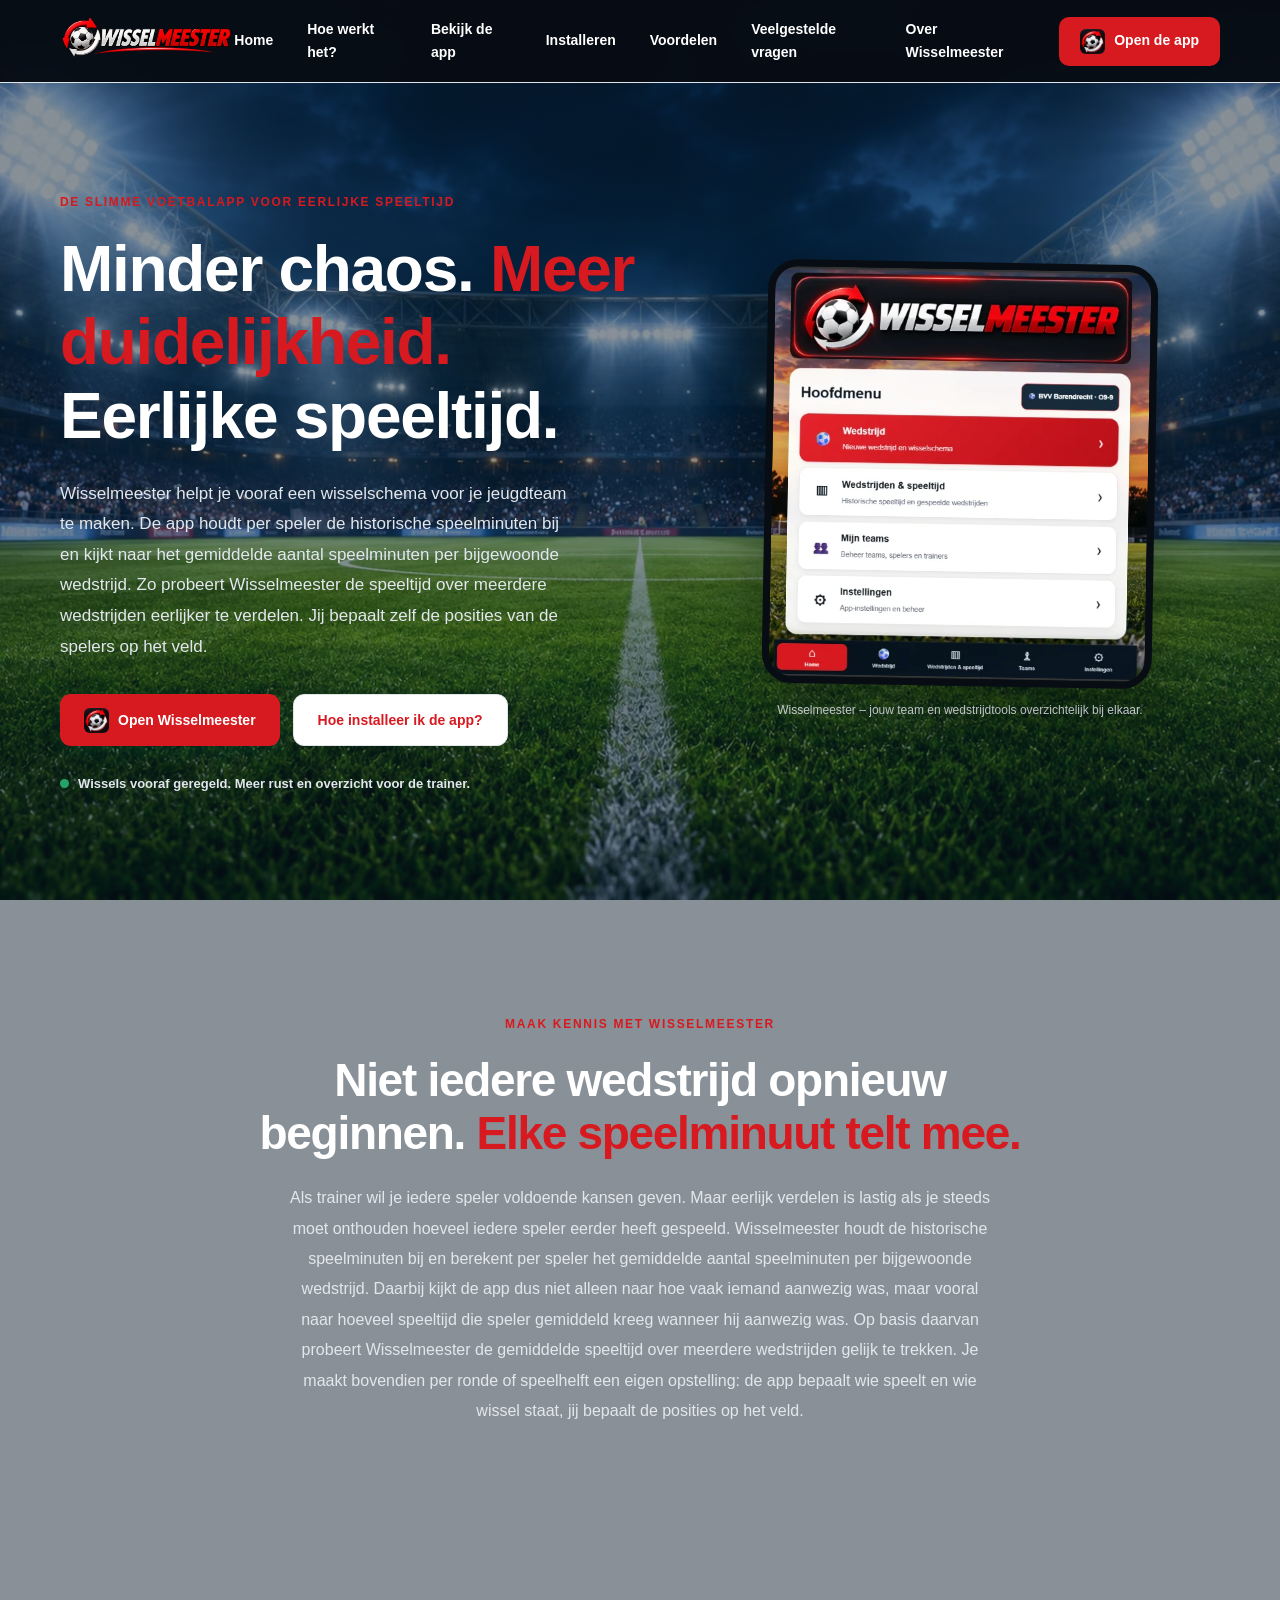
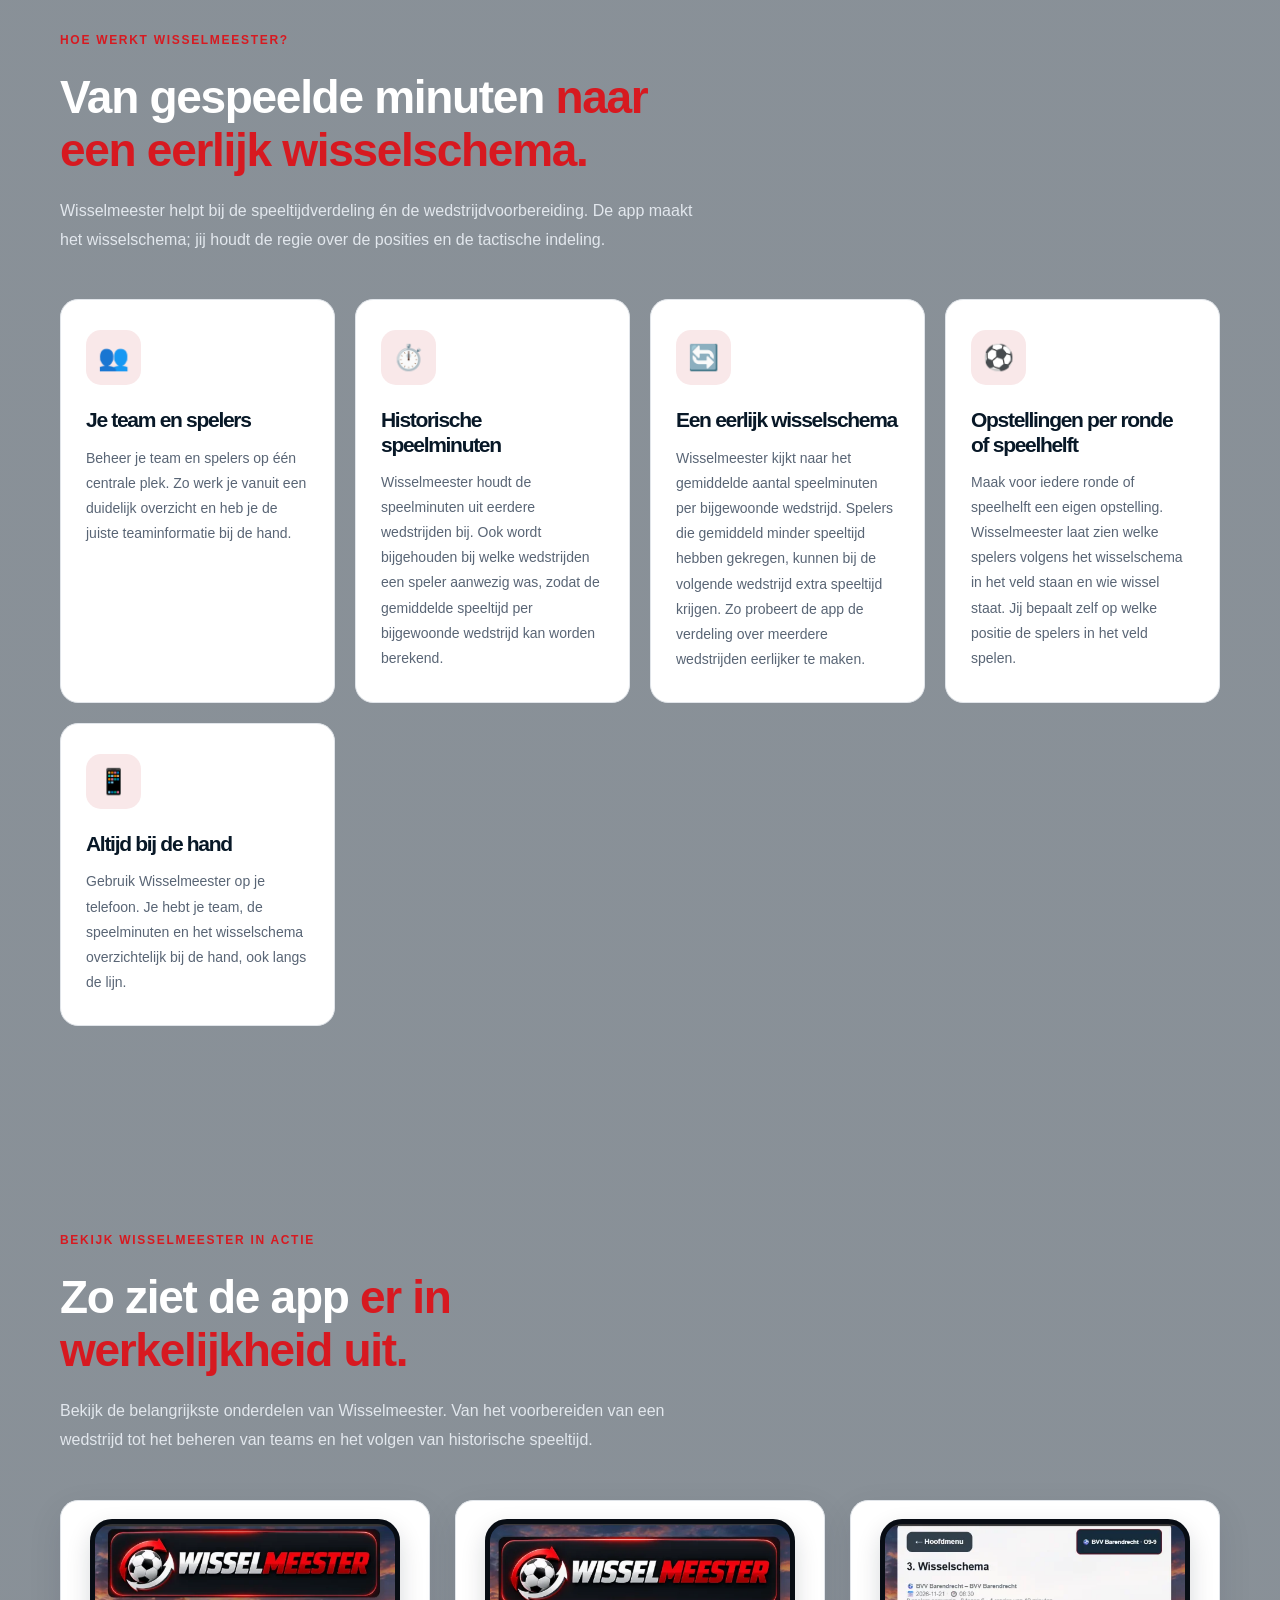
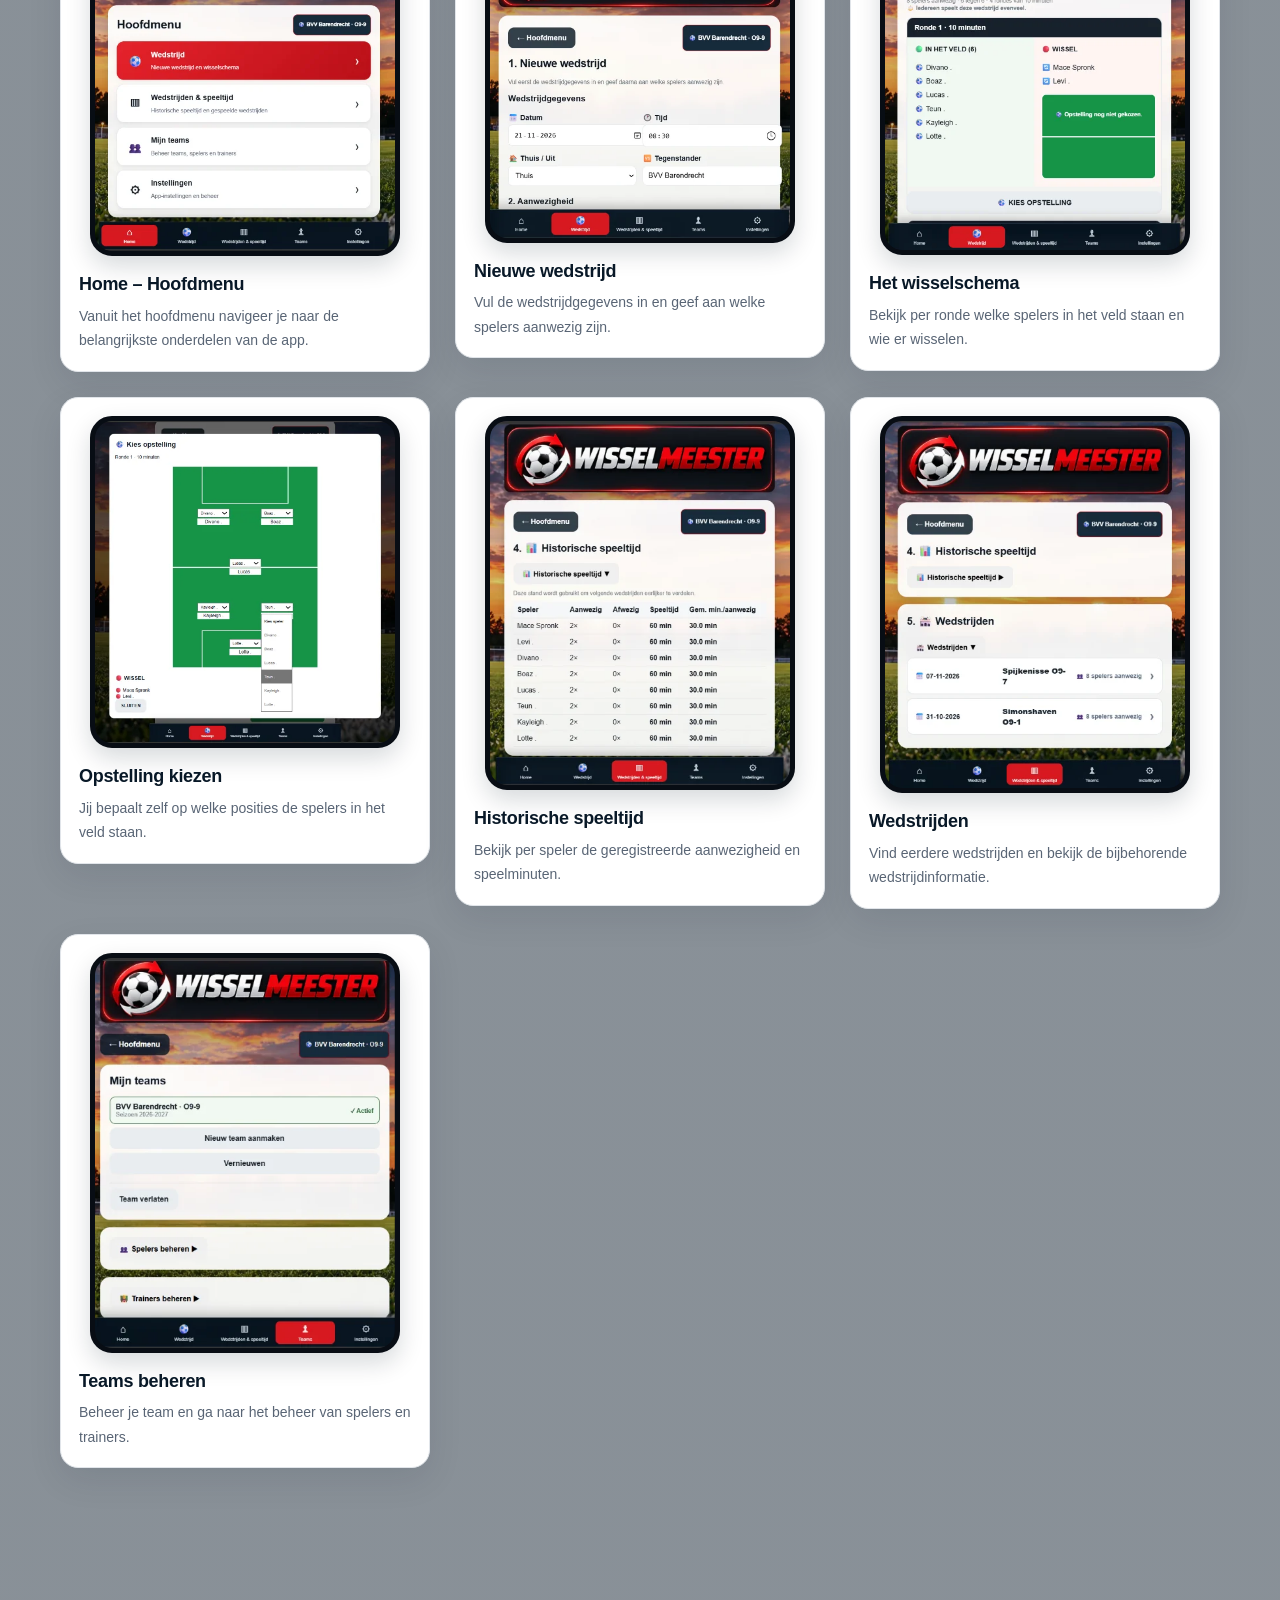
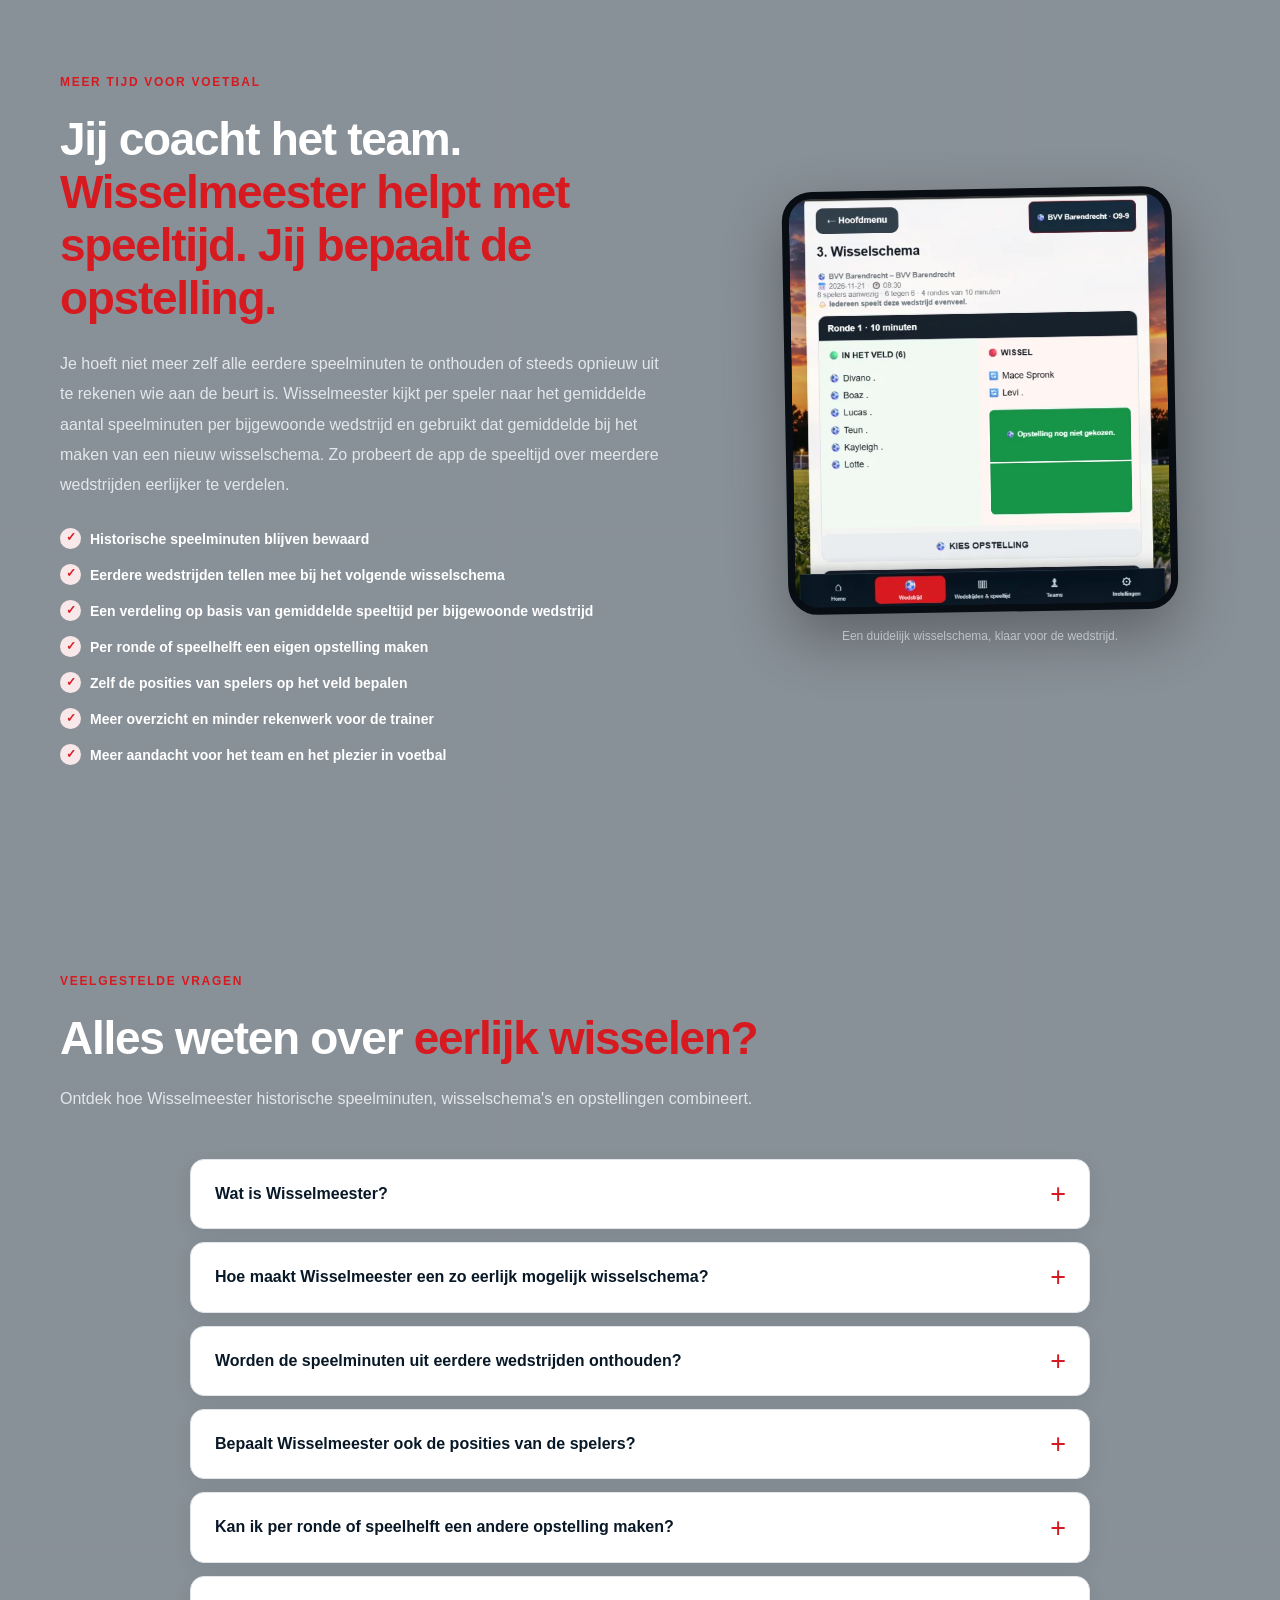
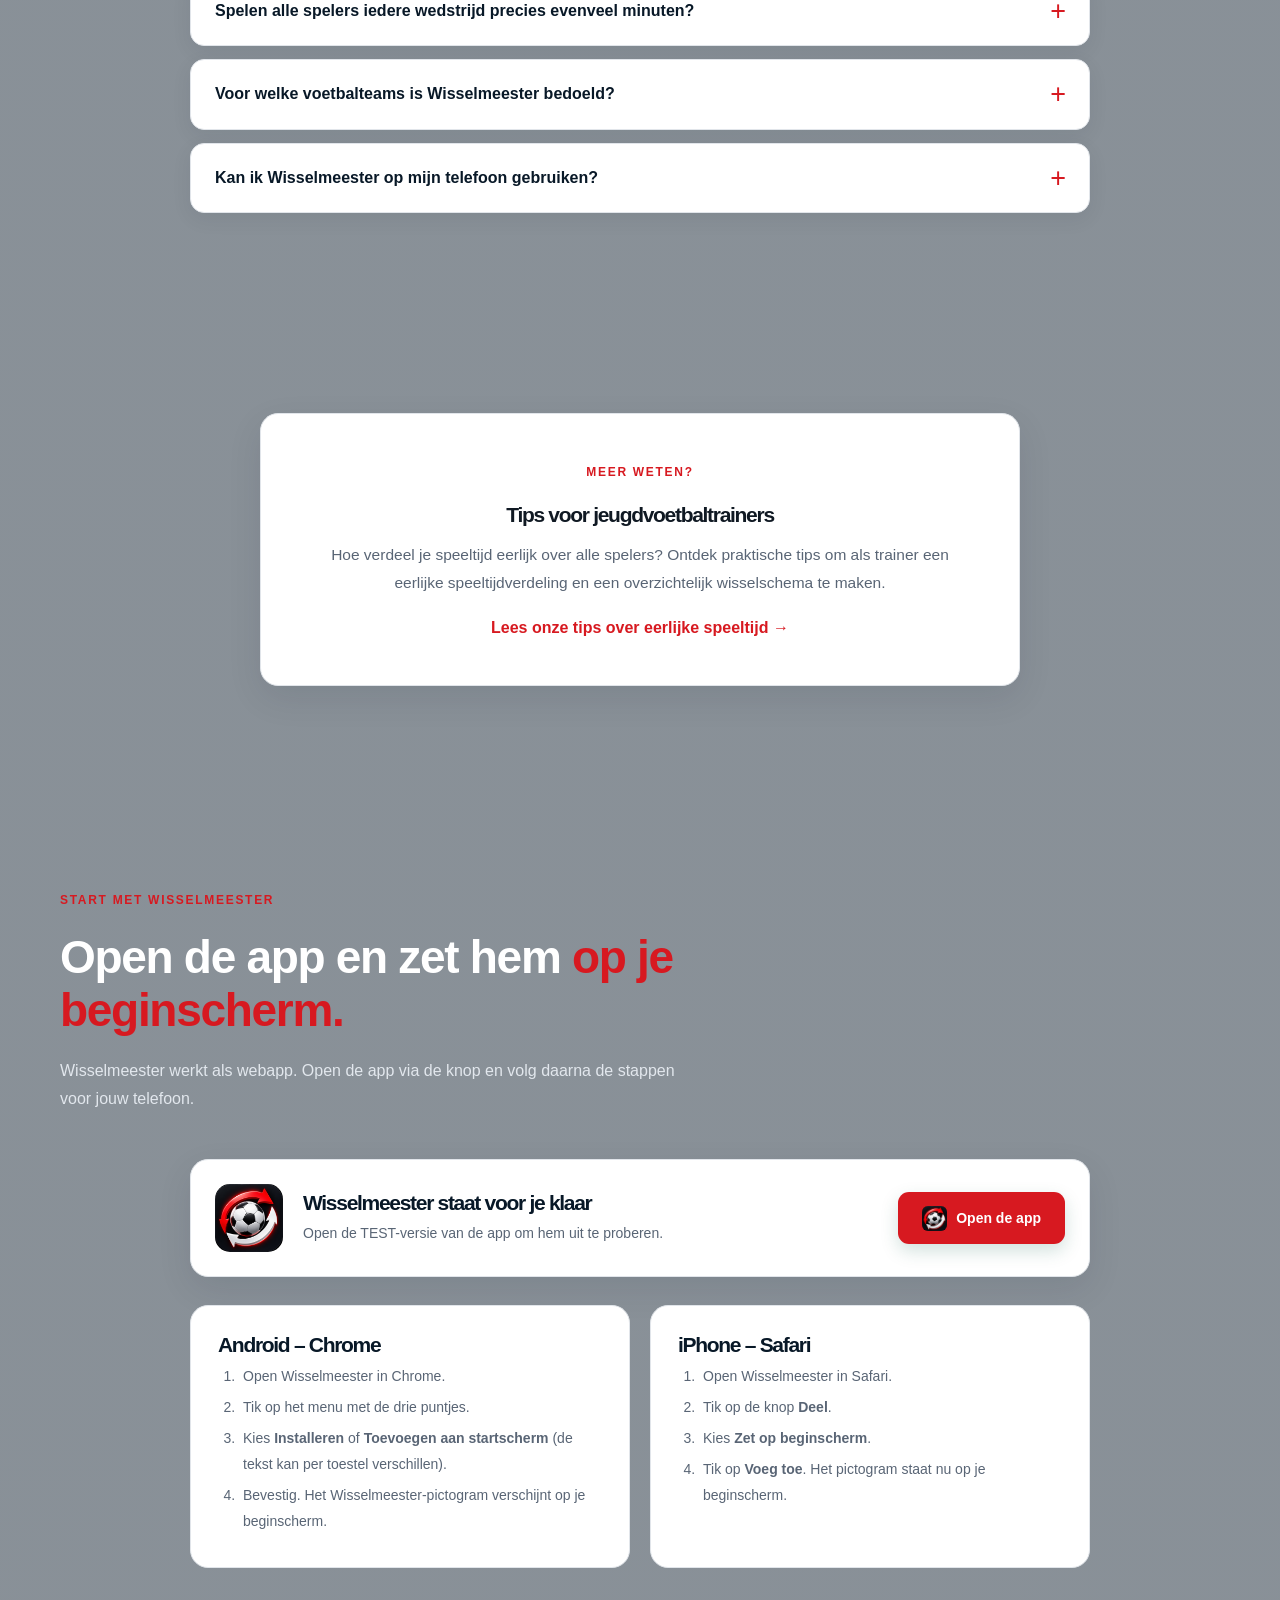
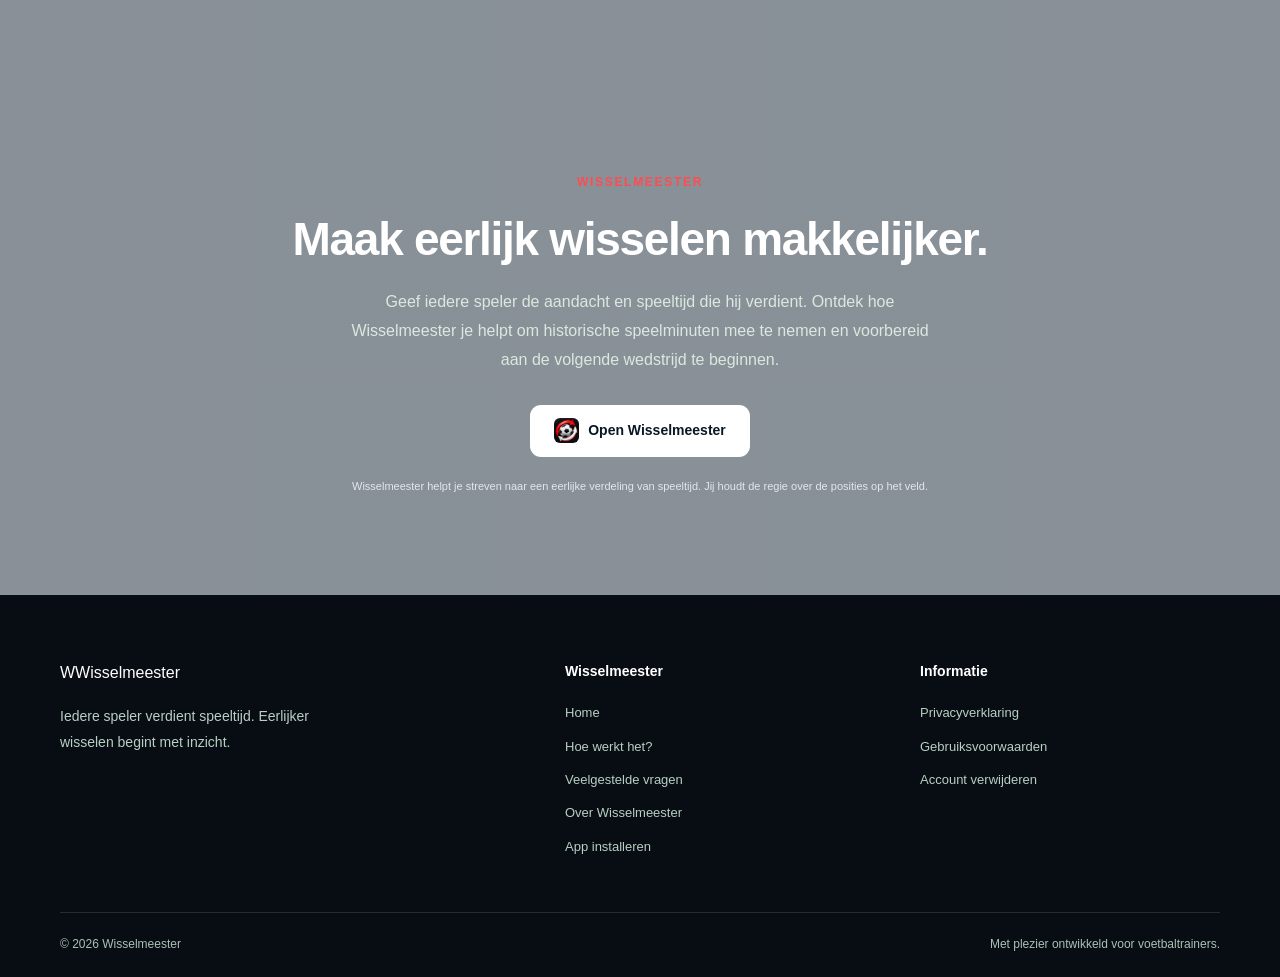
<file: index.html>
<!DOCTYPE html>
<html lang="nl">
<head>
  <meta charset="UTF-8">
  <meta name="viewport" content="width=device-width, initial-scale=1.0">

  <title>Wisselmeester – Wisselschema voetbal &amp; eerlijke speeltijd</title>

  <meta
    name="description"
    content="Maak vooraf een wisselschema voor je jeugdteam. Wisselmeester verdeelt speeltijd op basis van historische minuten en aanwezigheid. Minder chaos, eerlijker wisselen."
  >

  <meta name="theme-color" content="#081827">

  <!-- SEO: canonical URL -->
  <link rel="canonical" href="https://wisselmeester.nl/">

  <!-- SEO: social sharing (Open Graph) -->
  <meta property="og:type" content="website">
  <meta property="og:locale" content="nl_NL">
  <meta property="og:site_name" content="Wisselmeester">
  <meta property="og:title" content="Wisselmeester – Wisselschema voetbal &amp; eerlijke speeltijd">
  <meta
    property="og:description"
    content="Maak vooraf een wisselschema voor je jeugdteam. Wisselmeester kijkt naar de gemiddelde speeltijd per bijgewoonde wedstrijd. Jij bepaalt de posities op het veld."
  >
  <meta property="og:url" content="https://wisselmeester.nl/">
  <meta property="og:image" content="https://wisselmeester.nl/images/wisselmeester-logo.png">

  <!-- SEO: Twitter / X sharing -->
  <meta name="twitter:card" content="summary_large_image">
  <meta name="twitter:title" content="Wisselmeester – Wisselschema voetbal &amp; eerlijke speeltijd">
  <meta
    name="twitter:description"
    content="Maak vooraf een wisselschema voor je jeugdteam. Wisselmeester kijkt naar de gemiddelde speeltijd per bijgewoonde wedstrijd."
  >
  <meta name="twitter:image" content="https://wisselmeester.nl/images/wisselmeester-logo.png">

  <!-- SEO: structured data -->
  <script type="application/ld+json">
  {
    "@context": "https://schema.org",
    "@type": "SoftwareApplication",
    "name": "Wisselmeester",
    "applicationCategory": "SportsApplication",
    "operatingSystem": "Web",
    "url": "https://wisselmeester.nl/",
    "description": "Wisselmeester helpt voetbaltrainers vooraf een wisselschema voor hun jeugdteam te maken. De app kijkt naar de gemiddelde speelminuten per bijgewoonde wedstrijd en probeert de speeltijd over meerdere wedstrijden eerlijker te verdelen. De trainer bepaalt zelf de posities op het veld.",
    "image": "https://wisselmeester.nl/images/wisselmeester-logo.png",
    "inLanguage": "nl"
  }
  </script>

  <link rel="stylesheet" href="style.css">
  <link rel="icon" type="image/png" href="images/icon-512.png">
  <script src="script.js" defer></script>
</head>

<body>

  <!-- NAVIGATIE -->
  <header class="site-header">
    <div class="container nav-container">

      <a href="#" class="brand" aria-label="Wisselmeester home">
        <picture>
          <source srcset="images/wisselmeester-logo-onpage.avif" type="image/avif">
          <source srcset="images/wisselmeester-logo-onpage.webp" type="image/webp">
          <img src="images/wisselmeester-logo.png" alt="Wisselmeester" class="brand-logo">
        </picture>
      </a>

      <button
        class="menu-toggle"
        id="menuToggle"
        aria-label="Menu openen"
        aria-expanded="false"
        aria-controls="mainNav"
      >
        <span></span>
        <span></span>
        <span></span>
      </button>

      <nav class="main-nav" id="mainNav">
        <a href="#home">Home</a>
        <a href="#functies">Hoe werkt het?</a>
        <a href="#app-screenshots">Bekijk de app</a>
        <a href="#installeren">Installeren</a>
        <a href="#voordelen">Voordelen</a>
        <a href="#faq">Veelgestelde vragen</a>
        <a href="#over">Over Wisselmeester</a>
        <a href="https://rcksprnk.github.io/JO9-Wisselmeester-test/" class="nav-button" target="_blank" rel="noopener"><img src="images/icon-512.png" alt="" class="button-logo">Open de app</a>
      </nav>

    </div>
  </header>

  <main>

    <!-- HERO -->
    <section class="hero" id="home">
      <div class="container hero-grid">

        <div class="hero-content">

          <span class="eyebrow">
            DE SLIMME VOETBALAPP VOOR EERLIJKE SPEELTIJD
          </span>

          <h1>
            Minder chaos.
            <span>Meer duidelijkheid.</span>
            Eerlijke speeltijd.
          </h1>

          <p>
            Wisselmeester helpt je vooraf een wisselschema voor je jeugdteam
            te maken. De app houdt per speler de historische speelminuten
            bij en kijkt naar het gemiddelde aantal speelminuten per
            bijgewoonde wedstrijd. Zo probeert Wisselmeester de speeltijd
            over meerdere wedstrijden eerlijker te verdelen. Jij bepaalt
            zelf de posities van de spelers op het veld.
          </p>

          <div class="hero-actions">
            <a href="https://rcksprnk.github.io/JO9-Wisselmeester-test/" class="button button-primary" target="_blank" rel="noopener">
              <img src="images/icon-512.png" alt="" class="button-logo"> Open Wisselmeester
            </a>

            <a href="#installeren" class="button button-secondary">
              Hoe installeer ik de app?
            </a>
          </div>

          <div class="hero-note">
            <span class="status-dot"></span>
            Wissels vooraf geregeld. Meer rust en overzicht voor de trainer.
          </div>

        </div>

        <!-- ECHTE APP-SCREENSHOT -->
        <div class="hero-visual">
          <div class="app-screenshot-frame hero-screenshot-frame">
            <picture>
              <source srcset="images/screenshots/01-home-hoofdmenu.webp" type="image/webp">
              <img
                src="images/screenshots/01-home-hoofdmenu.png"
                alt="Het hoofdmenu van de Wisselmeester voetbalapp"
                class="app-screenshot hero-app-screenshot"
                fetchpriority="high"
              >
            </picture>
          </div>
          <p class="screenshot-caption">Wisselmeester – jouw team en wedstrijdtools overzichtelijk bij elkaar.</p>
        </div>
      </div>
    </section>

    <!-- INTRODUCTIE -->
    <section class="intro section-padding" id="over">
      <div class="container intro-content">

        <span class="eyebrow">MAAK KENNIS MET WISSELMEESTER</span>

        <h2>
          Niet iedere wedstrijd opnieuw beginnen.
          <span>Elke speelminuut telt mee.</span>
        </h2>

        <p>
          Als trainer wil je iedere speler voldoende kansen geven. Maar
          eerlijk verdelen is lastig als je steeds moet onthouden hoeveel
          iedere speler eerder heeft gespeeld. Wisselmeester houdt de
          historische speelminuten bij en berekent per speler het gemiddelde
          aantal speelminuten per bijgewoonde wedstrijd. Daarbij kijkt de app
          dus niet alleen naar hoe vaak iemand aanwezig was, maar vooral naar
          hoeveel speeltijd die speler gemiddeld kreeg wanneer hij aanwezig
          was. Op basis daarvan probeert Wisselmeester de gemiddelde
          speeltijd over meerdere wedstrijden gelijk te trekken.
          Je maakt bovendien per ronde of speelhelft een eigen opstelling:
          de app bepaalt wie speelt en wie wissel staat, jij bepaalt de
          posities op het veld.
        </p>

      </div>
    </section>

    <!-- FUNCTIES -->
    <section class="features section-padding" id="functies">
      <div class="container">

        <div class="section-heading">
          <span class="eyebrow">HOE WERKT WISSELMEESTER?</span>
          <h2>
            Van gespeelde minuten
            <span>naar een eerlijk wisselschema.</span>
          </h2>
          <p>
            Wisselmeester helpt bij de speeltijdverdeling én de
            wedstrijdvoorbereiding. De app maakt het wisselschema;
            jij houdt de regie over de posities en de tactische indeling.
          </p>
        </div>

        <div class="feature-grid">

          <article class="feature-card">
            <div class="feature-icon">👥</div>
            <h3>Je team en spelers</h3>
            <p>
              Beheer je team en spelers op één centrale plek.
              Zo werk je vanuit een duidelijk overzicht en heb je
              de juiste teaminformatie bij de hand.
            </p>
          </article>

          <article class="feature-card">
            <div class="feature-icon">⏱️</div>
            <h3>Historische speelminuten</h3>
            <p>
              Wisselmeester houdt de speelminuten uit eerdere wedstrijden
              bij. Ook wordt bijgehouden bij welke wedstrijden een speler
              aanwezig was, zodat de gemiddelde speeltijd per bijgewoonde
              wedstrijd kan worden berekend.
            </p>
          </article>

          <article class="feature-card">
            <div class="feature-icon">🔄</div>
            <h3>Een eerlijk wisselschema</h3>
            <p>
              Wisselmeester kijkt naar het gemiddelde aantal speelminuten
              per bijgewoonde wedstrijd. Spelers die gemiddeld minder
              speeltijd hebben gekregen, kunnen bij de volgende wedstrijd
              extra speeltijd krijgen. Zo probeert de app de verdeling
              over meerdere wedstrijden eerlijker te maken.
            </p>
          </article>

          <article class="feature-card">
            <div class="feature-icon">⚽</div>
            <h3>Opstellingen per ronde of speelhelft</h3>
            <p>
              Maak voor iedere ronde of speelhelft een eigen opstelling.
              Wisselmeester laat zien welke spelers volgens het wisselschema
              in het veld staan en wie wissel staat. Jij bepaalt zelf op
              welke positie de spelers in het veld spelen.
            </p>
          </article>

          <article class="feature-card">
            <div class="feature-icon">📱</div>
            <h3>Altijd bij de hand</h3>
            <p>
              Gebruik Wisselmeester op je telefoon. Je hebt je team,
              de speelminuten en het wisselschema overzichtelijk bij
              de hand, ook langs de lijn.
            </p>
          </article>

        </div>

      </div>
    </section>

    <!-- ECHTE SCREENSHOTS VAN DE APP -->
    <section class="app-screenshots section-padding" id="app-screenshots">
      <div class="container">
        <div class="section-heading">
          <span class="eyebrow">BEKIJK WISSELMEESTER IN ACTIE</span>
          <h2>
            Zo ziet de app
            <span>er in werkelijkheid uit.</span>
          </h2>
          <p>
            Bekijk de belangrijkste onderdelen van Wisselmeester.
            Van het voorbereiden van een wedstrijd tot het beheren
            van teams en het volgen van historische speeltijd.
          </p>
        </div>

        <div class="app-screenshot-grid">
          <article class="app-screenshot-card">
            <div class="app-screenshot-card-image">
              <picture>
                <source srcset="images/screenshots/01-home-hoofdmenu.webp" type="image/webp">
                <img src="images/screenshots/01-home-hoofdmenu.png" alt="Screenshot van het hoofdmenu van Wisselmeester" loading="lazy">
              </picture>
            </div>
            <h3>Home – Hoofdmenu</h3>
            <p>Vanuit het hoofdmenu navigeer je naar de belangrijkste onderdelen van de app.</p>
          </article>

          <article class="app-screenshot-card">
            <div class="app-screenshot-card-image">
              <picture>
                <source srcset="images/screenshots/02-nieuwe-wedstrijd.webp" type="image/webp">
                <img src="images/screenshots/02-nieuwe-wedstrijd.png" alt="Screenshot van het invoeren van een nieuwe wedstrijd" loading="lazy">
              </picture>
            </div>
            <h3>Nieuwe wedstrijd</h3>
            <p>Vul de wedstrijdgegevens in en geef aan welke spelers aanwezig zijn.</p>
          </article>

          <article class="app-screenshot-card">
            <div class="app-screenshot-card-image">
              <picture>
                <source srcset="images/screenshots/03-wisselschema.webp" type="image/webp">
                <img src="images/screenshots/03-wisselschema.png" alt="Screenshot van het gegenereerde wisselschema" loading="lazy">
              </picture>
            </div>
            <h3>Het wisselschema</h3>
            <p>Bekijk per ronde welke spelers in het veld staan en wie er wisselen.</p>
          </article>

          <article class="app-screenshot-card">
            <div class="app-screenshot-card-image">
              <picture>
                <source srcset="images/screenshots/04-opstelling.webp" type="image/webp">
                <img src="images/screenshots/04-opstelling.png" alt="Screenshot van het kiezen van de spelersposities op het voetbalveld" loading="lazy">
              </picture>
            </div>
            <h3>Opstelling kiezen</h3>
            <p>Jij bepaalt zelf op welke posities de spelers in het veld staan.</p>
          </article>

          <article class="app-screenshot-card">
            <div class="app-screenshot-card-image">
              <picture>
                <source srcset="images/screenshots/05-historische-speeltijd.webp" type="image/webp">
                <img src="images/screenshots/05-historische-speeltijd.png" alt="Screenshot van het overzicht met historische speeltijd" loading="lazy">
              </picture>
            </div>
            <h3>Historische speeltijd</h3>
            <p>Bekijk per speler de geregistreerde aanwezigheid en speelminuten.</p>
          </article>

          <article class="app-screenshot-card">
            <div class="app-screenshot-card-image">
              <picture>
                <source srcset="images/screenshots/06-wedstrijden.webp" type="image/webp">
                <img src="images/screenshots/06-wedstrijden.png" alt="Screenshot van het overzicht met gespeelde wedstrijden" loading="lazy">
              </picture>
            </div>
            <h3>Wedstrijden</h3>
            <p>Vind eerdere wedstrijden en bekijk de bijbehorende wedstrijdinformatie.</p>
          </article>

          <article class="app-screenshot-card">
            <div class="app-screenshot-card-image">
              <picture>
                <source srcset="images/screenshots/07-teams.webp" type="image/webp">
                <img src="images/screenshots/07-teams.png" alt="Screenshot van het teambeheer in Wisselmeester" loading="lazy">
              </picture>
            </div>
            <h3>Teams beheren</h3>
            <p>Beheer je team en ga naar het beheer van spelers en trainers.</p>
          </article>
        </div>
      </div>
    </section>

        <!-- VOORDELEN -->
    <section class="benefits section-padding" id="voordelen">
      <div class="container benefits-grid">

        <div class="benefits-content">
          <span class="eyebrow">MEER TIJD VOOR VOETBAL</span>

          <h2>
            Jij coacht het team.
            <span>Wisselmeester helpt met speeltijd. Jij bepaalt de opstelling.</span>
          </h2>

          <p>
            Je hoeft niet meer zelf alle eerdere speelminuten te onthouden
            of steeds opnieuw uit te rekenen wie aan de beurt is.
            Wisselmeester kijkt per speler naar het gemiddelde aantal
            speelminuten per bijgewoonde wedstrijd en gebruikt dat
            gemiddelde bij het maken van een nieuw wisselschema.
            Zo probeert de app de speeltijd over meerdere wedstrijden
            eerlijker te verdelen.
          </p>

          <ul class="benefit-list">
            <li>Historische speelminuten blijven bewaard</li>
            <li>Eerdere wedstrijden tellen mee bij het volgende wisselschema</li>
            <li>Een verdeling op basis van gemiddelde speeltijd per bijgewoonde wedstrijd</li>
            <li>Per ronde of speelhelft een eigen opstelling maken</li>
            <li>Zelf de posities van spelers op het veld bepalen</li>
            <li>Meer overzicht en minder rekenwerk voor de trainer</li>
            <li>Meer aandacht voor het team en het plezier in voetbal</li>
          </ul>
        </div>

        <div class="benefits-visual">
          <div class="app-screenshot-frame benefits-screenshot-frame">
            <picture>
              <source srcset="images/screenshots/03-wisselschema.webp" type="image/webp">
              <img
                src="images/screenshots/03-wisselschema.png"
                alt="Echt screenshot van het wisselschema in Wisselmeester"
                class="app-screenshot benefits-app-screenshot"
                loading="lazy"
              >
            </picture>
          </div>
          <p class="screenshot-caption">Een duidelijk wisselschema, klaar voor de wedstrijd.</p>
        </div>

      </div>
    </section>

    <!-- VEELGESTELDE VRAGEN -->
    <section class="faq section-padding" id="faq">
      <div class="container">

        <div class="section-heading faq-heading">
          <span class="eyebrow">VEELGESTELDE VRAGEN</span>
          <h2>
            Alles weten over
            <span>eerlijk wisselen?</span>
          </h2>
          <p>
            Ontdek hoe Wisselmeester historische speelminuten,
            wisselschema's en opstellingen combineert.
          </p>
        </div>

        <div class="faq-list">

          <details class="faq-item">
            <summary>Wat is Wisselmeester?</summary>
            <div class="faq-answer">
              <p>
                Wisselmeester is een voetbalapp voor trainers. De app houdt
                geregistreerde speelminuten uit eerdere wedstrijden bij en
                gebruikt die historie om een zo eerlijk mogelijk wisselschema
                voor de eerstvolgende wedstrijd te maken.
              </p>
            </div>
          </details>

          <details class="faq-item">
            <summary>Hoe maakt Wisselmeester een zo eerlijk mogelijk wisselschema?</summary>
            <div class="faq-answer">
              <p>
                Wisselmeester berekent per speler het gemiddelde aantal
                speelminuten per bijgewoonde wedstrijd. De app kijkt dus niet
                alleen naar het aantal wedstrijden waarbij iemand aanwezig
                was, maar naar de speeltijd die een speler gemiddeld kreeg
                wanneer hij aanwezig was. Op basis daarvan probeert
                Wisselmeester de gemiddelde speeltijd over meerdere
                wedstrijden gelijk te trekken.
              </p>
            </div>
          </details>

          <details class="faq-item">
            <summary>Worden de speelminuten uit eerdere wedstrijden onthouden?</summary>
            <div class="faq-answer">
              <p>
                Ja. De geregistreerde speelminuten blijven onderdeel van de
                wedstrijdhistorie. Die gegevens worden meegenomen wanneer
                Wisselmeester een wisselschema voor de volgende wedstrijd
                genereert.
              </p>
            </div>
          </details>

          <details class="faq-item">
            <summary>Bepaalt Wisselmeester ook de posities van de spelers?</summary>
            <div class="faq-answer">
              <p>
                Nee. Wisselmeester bepaalt volgens het wisselschema welke
                spelers in het veld staan en wie wissel staat. De trainer
                bepaalt zelf op welke positie de spelers in het veld spelen.
                Jij houdt dus de tactische regie.
              </p>
            </div>
          </details>

          <details class="faq-item">
            <summary>Kan ik per ronde of speelhelft een andere opstelling maken?</summary>
            <div class="faq-answer">
              <p>
                Ja. Je kunt per ronde of speelhelft een eigen opstelling
                samenstellen. Wisselmeester geeft aan welke spelers volgens
                het wisselschema spelen; jij verdeelt die spelers over de
                gewenste posities.
              </p>
            </div>
          </details>

          <details class="faq-item">
            <summary>Spelen alle spelers iedere wedstrijd precies evenveel minuten?</summary>
            <div class="faq-answer">
              <p>
                Nee, niet noodzakelijk. Wisselmeester kijkt per speler naar
                het gemiddelde aantal speelminuten per bijgewoonde wedstrijd.
                Het gaat dus niet simpelweg om wie het vaakst aanwezig was,
                maar om hoeveel speeltijd een speler gemiddeld kreeg wanneer
                hij aanwezig was. Op basis daarvan probeert de app de
                gemiddelde speeltijd over meerdere wedstrijden gelijk te
                trekken. De verdeling kan per wedstrijd verschillen en is
                afhankelijk van de aanwezige spelers en de wedstrijdsituatie.
              </p>
            </div>
          </details>

          <details class="faq-item">
            <summary>Voor welke voetbalteams is Wisselmeester bedoeld?</summary>
            <div class="faq-answer">
              <p>
                Wisselmeester is ontwikkeld voor voetbaltrainers die meer
                overzicht willen bij het organiseren van teams, opstellingen
                en wissels. De app is in het bijzonder relevant voor trainers
                die de speeltijd van hun spelers zo eerlijk mogelijk willen
                verdelen.
              </p>
            </div>
          </details>

          <details class="faq-item">
            <summary>Kan ik Wisselmeester op mijn telefoon gebruiken?</summary>
            <div class="faq-answer">
              <p>
                Ja. Wisselmeester is als webapp te gebruiken op je telefoon.
                Zo kun je je teaminformatie en wisselschema ook langs de lijn
                raadplegen.
              </p>
            </div>
          </details>

        </div>
      </div>
    </section>

    <!-- SEO-ARTIKEL VERWIJZING -->
    <section class="article-pointer section-padding">
      <div class="container">
        <div class="article-pointer-card">
          <span class="eyebrow">MEER WETEN?</span>
          <h3>Tips voor jeugdvoetbaltrainers</h3>
          <p>
            Hoe verdeel je speeltijd eerlijk over alle spelers? Ontdek
            praktische tips om als trainer een eerlijke speeltijdverdeling
            en een overzichtelijk wisselschema te maken.
          </p>
          <a href="eerlijke-speeltijd-verdelen-jeugdvoetbal.html" class="article-pointer-link">
            Lees onze tips over eerlijke speeltijd →
          </a>
        </div>
      </div>
    </section>

    <!-- APP OPENEN EN INSTALLEREN -->
    <section class="install section-padding" id="installeren">
      <div class="container">
        <div class="section-heading">
          <span class="eyebrow">START MET WISSELMEESTER</span>
          <h2>Open de app en zet hem <span>op je beginscherm.</span></h2>
          <p>Wisselmeester werkt als webapp. Open de app via de knop en volg daarna de stappen voor jouw telefoon.</p>
        </div>

        <div class="install-open-card">
          <img src="images/icon-512.png" alt="Wisselmeester app-logo" class="install-logo">
          <div class="install-open-copy">
            <h3>Wisselmeester staat voor je klaar</h3>
            <p>Open de TEST-versie van de app om hem uit te proberen.</p>
          </div>
          <a href="https://rcksprnk.github.io/JO9-Wisselmeester-test/" class="button button-primary" target="_blank" rel="noopener"><img src="images/icon-512.png" alt="" class="button-logo"> Open de app</a>
        </div>

        <div class="install-steps">
          <article class="install-step">
            <h3>Android – Chrome</h3>
            <ol>
              <li>Open Wisselmeester in Chrome.</li>
              <li>Tik op het menu met de drie puntjes.</li>
              <li>Kies <strong>Installeren</strong> of <strong>Toevoegen aan startscherm</strong> (de tekst kan per toestel verschillen).</li>
              <li>Bevestig. Het Wisselmeester-pictogram verschijnt op je beginscherm.</li>
            </ol>
          </article>
          <article class="install-step">
            <h3>iPhone – Safari</h3>
            <ol>
              <li>Open Wisselmeester in Safari.</li>
              <li>Tik op de knop <strong>Deel</strong>.</li>
              <li>Kies <strong>Zet op beginscherm</strong>.</li>
              <li>Tik op <strong>Voeg toe</strong>. Het pictogram staat nu op je beginscherm.</li>
            </ol>
          </article>
        </div>
      </div>
    </section>

    <!-- CTA -->
    <section class="cta section-padding" id="contact">
      <div class="container cta-content">

        <span class="eyebrow">WISSELMEESTER</span>

        <h2>
          Maak eerlijk wisselen
          makkelijker.
        </h2>

        <p>
          Geef iedere speler de aandacht en speeltijd die hij verdient.
          Ontdek hoe Wisselmeester je helpt om historische speelminuten
          mee te nemen en voorbereid aan de volgende wedstrijd te beginnen.
        </p>

        <a href="https://rcksprnk.github.io/JO9-Wisselmeester-test/" class="button button-light" target="_blank" rel="noopener">
          <img src="images/icon-512.png" alt="" class="button-logo"> Open Wisselmeester
        </a>

        <small>
          Wisselmeester helpt je streven naar een eerlijke verdeling
          van speeltijd. Jij houdt de regie over de posities op het veld.
        </small>

      </div>
    </section>

  </main>

  <!-- FOOTER -->
  <footer class="site-footer">
    <div class="container footer-content">

      <div class="footer-brand">
        <a href="#" class="brand brand-footer">
          <span class="brand-icon">W</span>
          <span>Wisselmeester</span>
        </a>

        <p>
          Iedere speler verdient speeltijd.
          Eerlijker wisselen begint met inzicht.
        </p>
      </div>

      <div class="footer-links">
        <strong>Wisselmeester</strong>
        <a href="#home">Home</a>
        <a href="#functies">Hoe werkt het?</a>
        <a href="#faq">Veelgestelde vragen</a>
        <a href="#over">Over Wisselmeester</a>
        <a href="#installeren">App installeren</a>
      </div>

      <div class="footer-links">
        <strong>Informatie</strong>
        <a href="privacy.html">Privacyverklaring</a>
        <a href="voorwaarden.html">Gebruiksvoorwaarden</a>
        <a href="verwijderen.html">Account verwijderen</a>
      </div>

    </div>

    <div class="container footer-bottom">
      <span>© <span id="currentYear"></span> Wisselmeester</span>
      <span>Met plezier ontwikkeld voor voetbaltrainers.</span>
    </div>
  </footer>

</body>
</html>
</file>
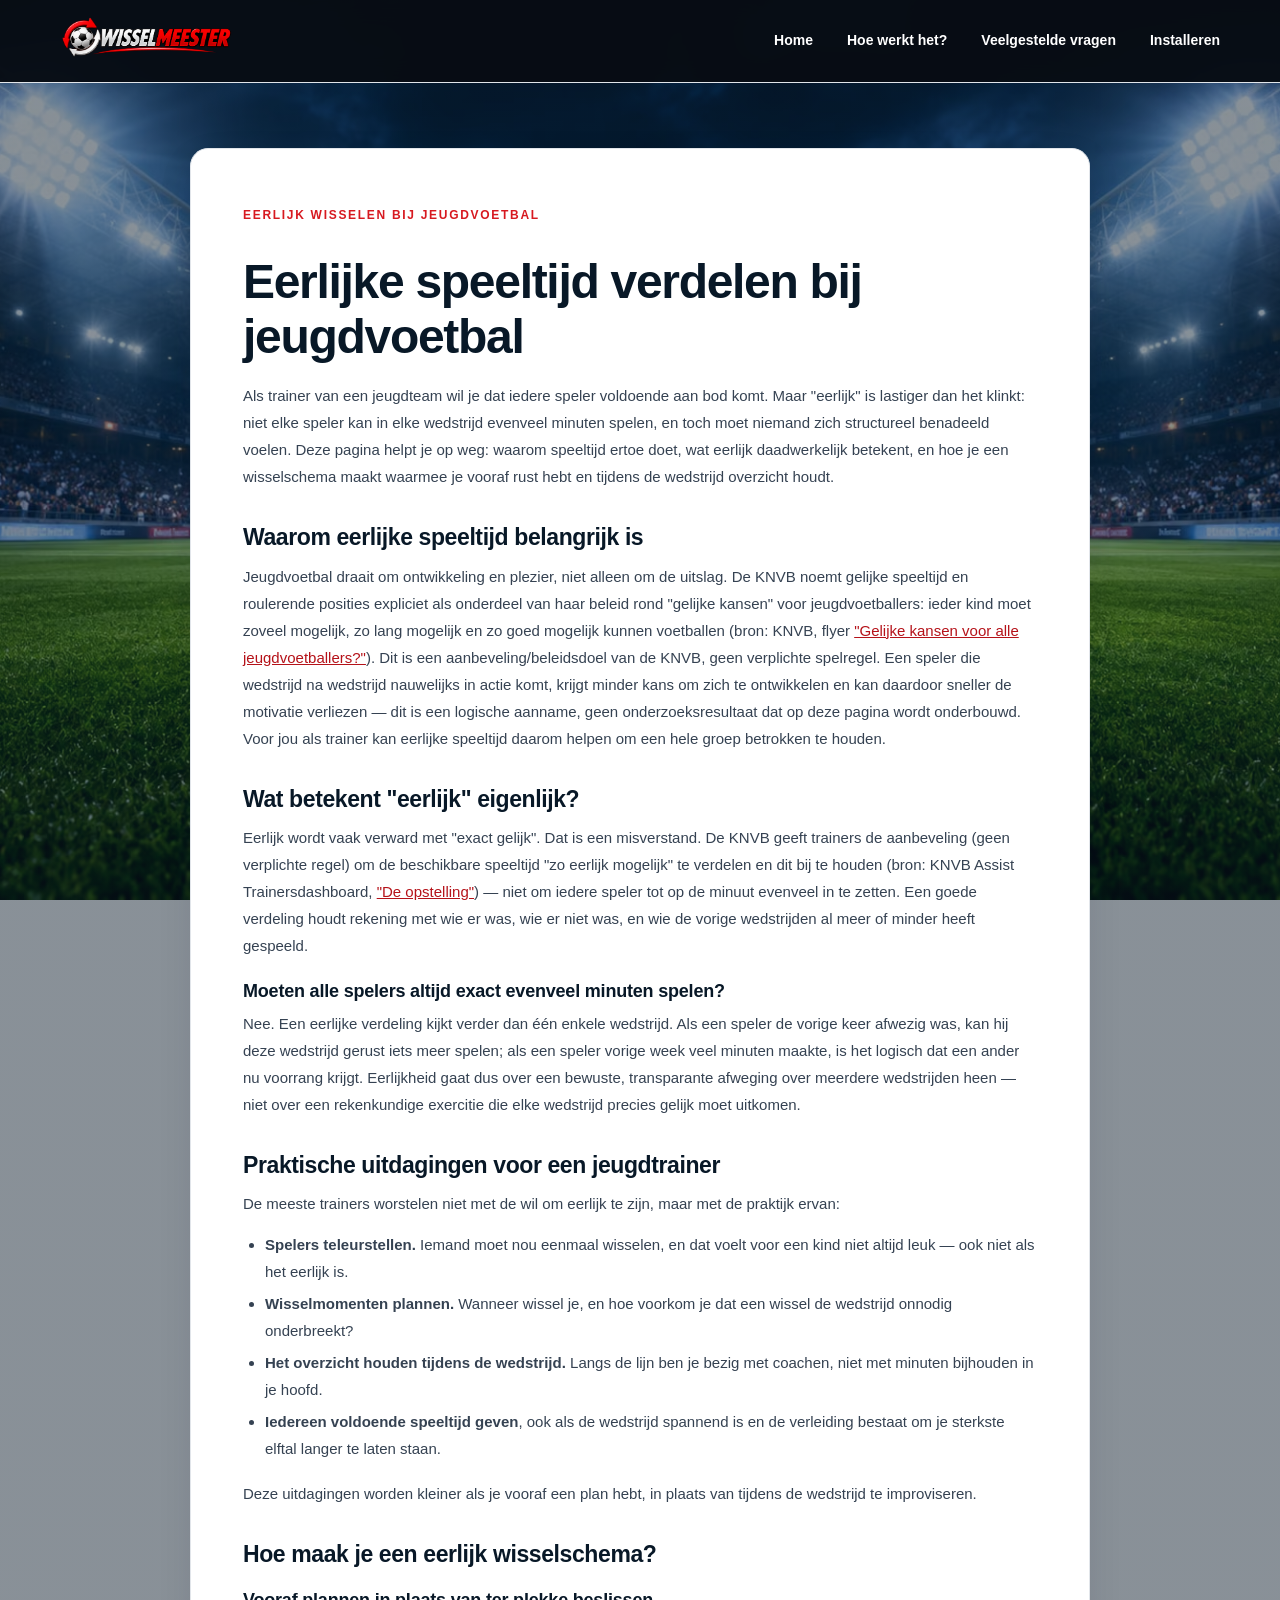
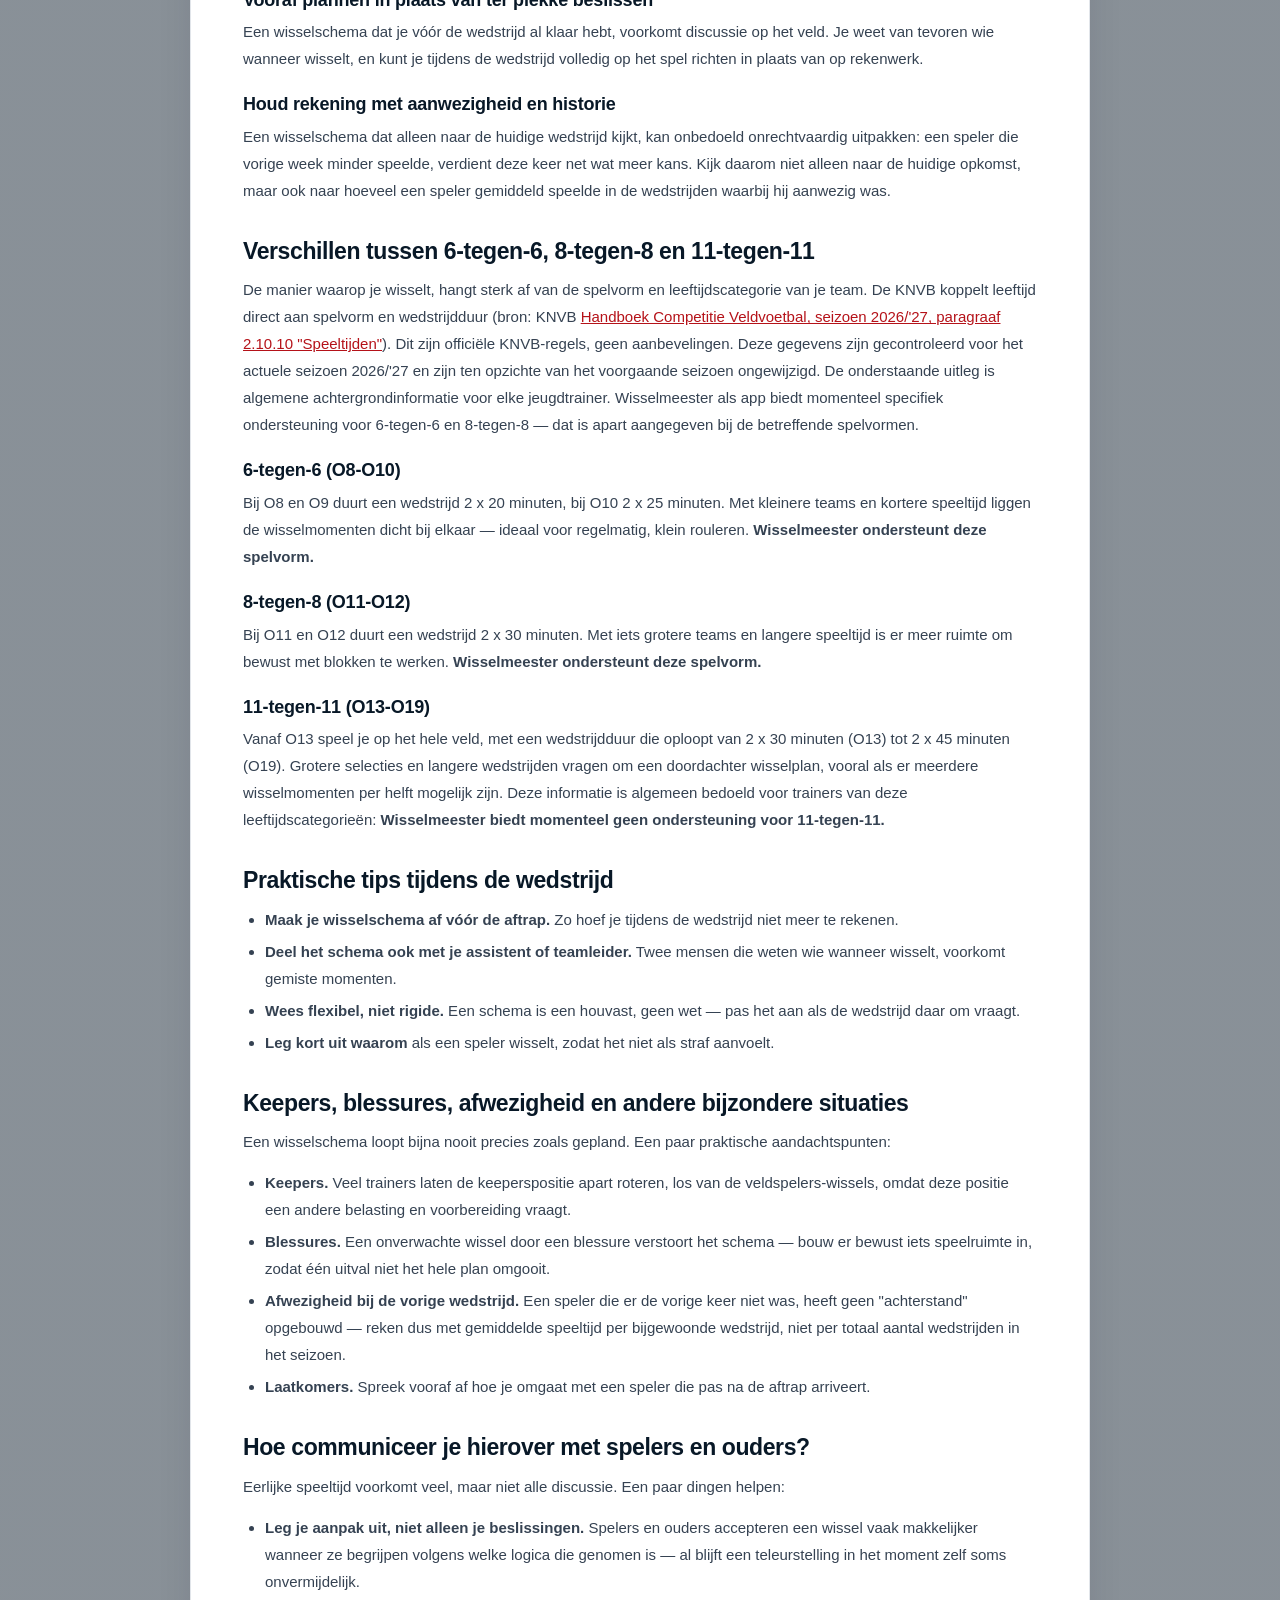
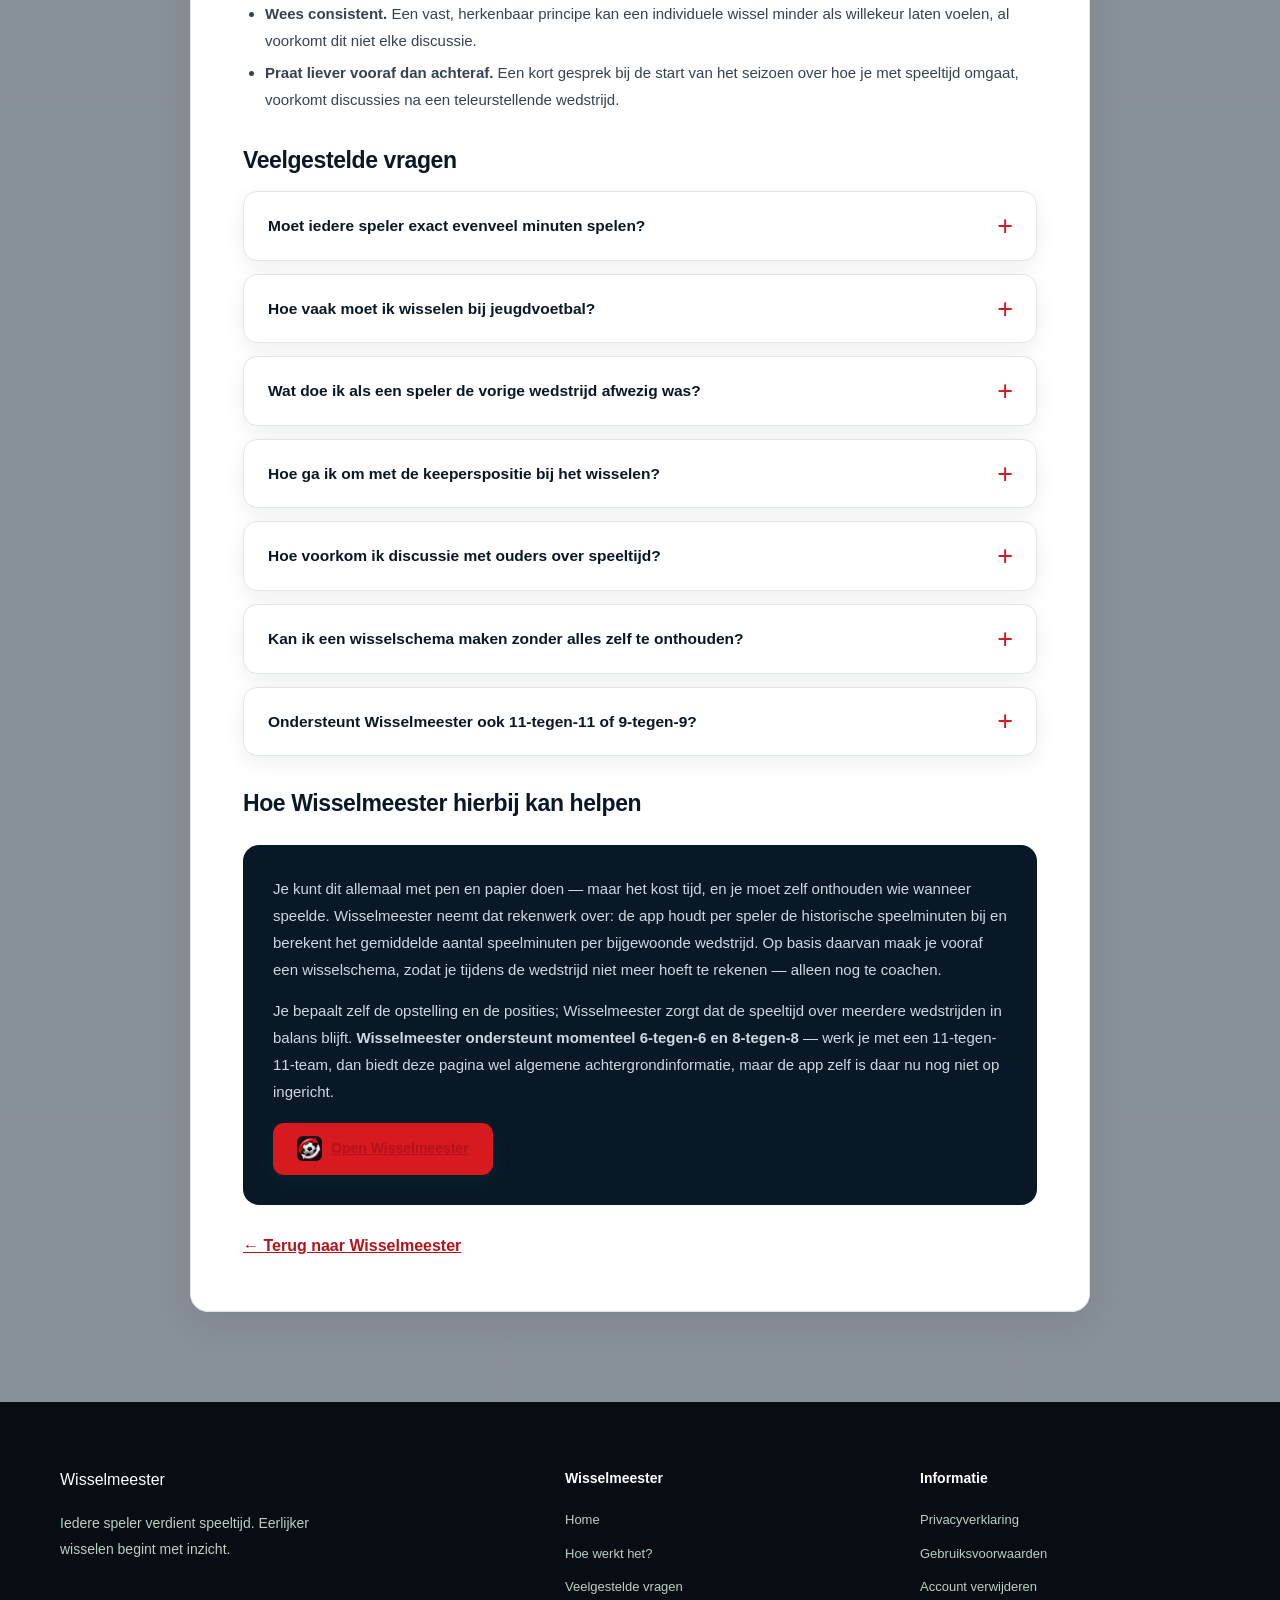
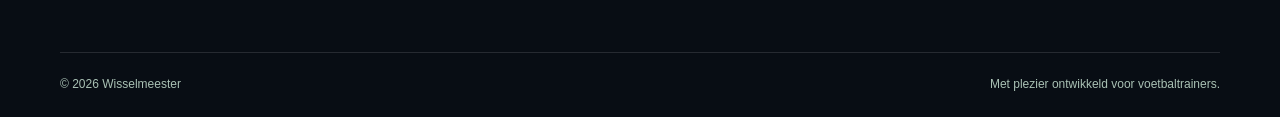
<file: eerlijke-speeltijd-verdelen-jeugdvoetbal.html>
<!DOCTYPE html>
<html lang="nl">
<head>
<meta charset="UTF-8">
<meta name="viewport" content="width=device-width, initial-scale=1.0">
<title>Eerlijke speeltijd verdelen bij jeugdvoetbal | Wisselmeester</title>
<meta name="description" content="Hoe verdeel je speeltijd eerlijk bij jeugdvoetbal? Lees praktische tips en ontdek hoe je een overzichtelijk wisselschema maakt.">
<meta name="theme-color" content="#081827">

<!-- SEO: canonical URL -->
<link rel="canonical" href="https://wisselmeester.nl/eerlijke-speeltijd-verdelen-jeugdvoetbal.html">

<!-- SEO: social sharing (Open Graph) -->
<meta property="og:type" content="article">
<meta property="og:locale" content="nl_NL">
<meta property="og:site_name" content="Wisselmeester">
<meta property="og:title" content="Eerlijke speeltijd verdelen bij jeugdvoetbal | Wisselmeester">
<meta property="og:description" content="Hoe verdeel je speeltijd eerlijk bij jeugdvoetbal? Lees praktische tips en ontdek hoe je een overzichtelijk wisselschema maakt.">
<meta property="og:url" content="https://wisselmeester.nl/eerlijke-speeltijd-verdelen-jeugdvoetbal.html">
<meta property="og:image" content="https://wisselmeester.nl/images/wisselmeester-logo.png">

<!-- SEO: Twitter / X sharing -->
<meta name="twitter:card" content="summary_large_image">
<meta name="twitter:title" content="Eerlijke speeltijd verdelen bij jeugdvoetbal | Wisselmeester">
<meta name="twitter:description" content="Hoe verdeel je speeltijd eerlijk bij jeugdvoetbal? Lees praktische tips en ontdek hoe je een overzichtelijk wisselschema maakt.">
<meta name="twitter:image" content="https://wisselmeester.nl/images/wisselmeester-logo.png">

<!-- SEO: structured data (Article) -->
<script type="application/ld+json">
{
  "@context": "https://schema.org",
  "@type": "Article",
  "headline": "Eerlijke speeltijd verdelen bij jeugdvoetbal",
  "description": "Hoe verdeel je speeltijd eerlijk bij jeugdvoetbal? Praktische uitleg, tips per spelvorm en een eerlijk wisselschema maken.",
  "inLanguage": "nl",
  "url": "https://wisselmeester.nl/eerlijke-speeltijd-verdelen-jeugdvoetbal.html",
  "image": "https://wisselmeester.nl/images/wisselmeester-logo.png",
  "publisher": {
    "@type": "Organization",
    "name": "Wisselmeester",
    "logo": {
      "@type": "ImageObject",
      "url": "https://wisselmeester.nl/images/wisselmeester-logo.png"
    }
  }
}
</script>

<!-- SEO: structured data (FAQPage) -->
<!--
  Toegevoegd als technische hygiëne/voorbereiding voor AI-zoekmachines.
  Geen garantie op een Google rich result: Google heeft FAQ rich results
  voor de meeste reguliere sites uitgefaseerd (zie eerder SEO-onderzoek).
-->
<script type="application/ld+json">
{
  "@context": "https://schema.org",
  "@type": "FAQPage",
  "mainEntity": [
    {
      "@type": "Question",
      "name": "Moet iedere speler exact evenveel minuten spelen?",
      "acceptedAnswer": {
        "@type": "Answer",
        "text": "Nee. Eerlijk betekent dat je bewust en transparant met speeltijd omgaat, niet dat elke speler tot op de minuut evenveel speelt in elke wedstrijd. Houd het gemiddelde over meerdere wedstrijden in balans, in plaats van te focussen op één enkele wedstrijd."
      }
    },
    {
      "@type": "Question",
      "name": "Hoe vaak moet ik wisselen bij jeugdvoetbal?",
      "acceptedAnswer": {
        "@type": "Answer",
        "text": "Dat hangt af van de spelvorm, wedstrijdduur en je selectiegrootte. Bij kortere wedstrijden (zoals bij O8-O10) liggen wisselmomenten logischerwijs dichter bij elkaar dan bij langere wedstrijden vanaf O13. Maak voor elke leeftijdscategorie een eigen afweging op basis van de wedstrijdduur."
      }
    },
    {
      "@type": "Question",
      "name": "Wat doe ik als een speler de vorige wedstrijd afwezig was?",
      "acceptedAnswer": {
        "@type": "Answer",
        "text": "Reken met de gemiddelde speeltijd per bijgewoonde wedstrijd, niet met het totale seizoensgemiddelde. Zo bouwt een afwezige speler geen onterechte 'achterstand' op."
      }
    },
    {
      "@type": "Question",
      "name": "Hoe ga ik om met de keeperspositie bij het wisselen?",
      "acceptedAnswer": {
        "@type": "Answer",
        "text": "Veel trainers laten de keeper apart roteren, los van de veldspelerswissels, omdat deze positie andere eisen stelt. Spreek dit vooraf af, net als bij elke andere positie."
      }
    },
    {
      "@type": "Question",
      "name": "Hoe voorkom ik discussie met ouders over speeltijd?",
      "acceptedAnswer": {
        "@type": "Answer",
        "text": "Leg vooraf uit volgens welke logica je wisselt, en blijf daar consistent in. Dat kan een wissel voor spelers en ouders makkelijker te accepteren maken, ook als de uitkomst in een specifieke wedstrijd niet exact gelijk is — al blijft teleurstelling in het moment zelf soms onvermijdelijk."
      }
    },
    {
      "@type": "Question",
      "name": "Kan ik een wisselschema maken zonder alles zelf te onthouden?",
      "acceptedAnswer": {
        "@type": "Answer",
        "text": "Ja. Een hulpmiddel zoals Wisselmeester houdt de historische speelminuten per speler bij en berekent automatisch het gemiddelde per bijgewoonde wedstrijd, zodat je niet zelf hoeft te onthouden wie wanneer speelde."
      }
    },
    {
      "@type": "Question",
      "name": "Ondersteunt Wisselmeester ook 11-tegen-11 of 9-tegen-9?",
      "acceptedAnswer": {
        "@type": "Answer",
        "text": "Nee, momenteel niet. Wisselmeester biedt op dit moment ondersteuning voor 6-tegen-6 en 8-tegen-8. De algemene informatie op deze pagina over andere spelvormen is bedoeld als achtergrond voor iedere jeugdtrainer, maar wekt bewust geen verwachting dat de app deze spelvormen al ondersteunt."
      }
    }
  ]
}
</script>

<link rel="stylesheet" href="style.css">
<link rel="icon" type="image/png" href="images/icon-512.png">
<style>
.legal-main{padding:65px 0 90px}.legal-card{max-width:900px;margin:auto;padding:clamp(24px,5vw,52px);background:#fff;border:1px solid #e1e5ea;border-radius:18px;box-shadow:0 12px 35px rgba(8,24,39,.09)}
.legal-card h1,.legal-card h2,.legal-card h3{color:#081827}.legal-card h1{font-size:clamp(34px,5vw,48px);margin:8px 0 18px}.legal-card h2{font-size:23px;letter-spacing:-.4px;margin:34px 0 12px}.legal-card h3{font-size:18px;letter-spacing:-.2px;margin:22px 0 8px}.legal-card p,.legal-card li{color:#354252;font-size:15px;line-height:1.8}.legal-card p{margin:0 0 14px}.legal-card ul,.legal-card ol{padding-left:22px;margin:8px 0 18px}.legal-card li{margin:5px 0}.legal-card a{color:#b51219;text-decoration:underline}.legal-meta{color:#596575!important;font-size:13px!important}.legal-notice{padding:16px 18px;margin:22px 0;background:#f9e8e9;border-left:4px solid #d71920;border-radius:8px}.legal-notice p{margin:0}.legal-back{display:inline-flex;margin-top:28px;font-weight:700}
.article-faq-list{display:flex;flex-direction:column;gap:13px;margin:18px 0 10px}
.article-faq-list .faq-item summary{color:#081827;font-size:15.5px;font-weight:700}
.article-faq-list .faq-item .faq-answer p{color:#354252;font-size:15px;line-height:1.8;margin:0}
.article-cta-card{margin-top:28px;padding:clamp(20px,4vw,30px);background:#081827;border-radius:16px;color:#fff}
.article-cta-card p{color:#cfd7e0!important}
.article-cta-card .button{margin-top:4px}
</style>
</head>
<body>
<header class="site-header"><div class="container nav-container">
<a href="index.html" class="brand" aria-label="Wisselmeester home"><img src="images/wisselmeester-logo.png" alt="Wisselmeester" class="brand-logo"></a>
<nav class="main-nav" aria-label="Hoofdnavigatie"><a href="index.html">Home</a><a href="index.html#functies">Hoe werkt het?</a><a href="index.html#faq">Veelgestelde vragen</a><a href="index.html#installeren">Installeren</a></nav>
</div></header>

<main class="legal-main"><div class="container"><article class="legal-card">

<span class="eyebrow">EERLIJK WISSELEN BIJ JEUGDVOETBAL</span>
<h1>Eerlijke speeltijd verdelen bij jeugdvoetbal</h1>

<p>
Als trainer van een jeugdteam wil je dat iedere speler voldoende aan bod
komt. Maar "eerlijk" is lastiger dan het klinkt: niet elke speler kan in
elke wedstrijd evenveel minuten spelen, en toch moet niemand zich
structureel benadeeld voelen. Deze pagina helpt je op weg: waarom
speeltijd ertoe doet, wat eerlijk daadwerkelijk betekent, en hoe je een
wisselschema maakt waarmee je vooraf rust hebt en tijdens de wedstrijd
overzicht houdt.
</p>

<h2>Waarom eerlijke speeltijd belangrijk is</h2>
<p>
Jeugdvoetbal draait om ontwikkeling en plezier, niet alleen om de
uitslag. De KNVB noemt gelijke speeltijd en roulerende posities expliciet
als onderdeel van haar beleid rond "gelijke kansen" voor
jeugdvoetballers: ieder kind moet zoveel mogelijk, zo lang mogelijk en zo
goed mogelijk kunnen voetballen (bron: KNVB, flyer
<a href="https://www.knvb.nl/downloads/bestand/26662/knvb---flyer-gelijke-kansen" target="_blank" rel="noopener">"Gelijke kansen voor alle jeugdvoetballers?"</a>).
Dit is een aanbeveling/beleidsdoel van de KNVB, geen verplichte
spelregel. Een speler die wedstrijd na wedstrijd nauwelijks in actie
komt, krijgt minder kans om zich te ontwikkelen en kan daardoor sneller
de motivatie verliezen — dit is een logische aanname, geen
onderzoeksresultaat dat op deze pagina wordt onderbouwd. Voor jou als
trainer kan eerlijke speeltijd daarom helpen om een hele groep betrokken
te houden.
</p>

<h2>Wat betekent "eerlijk" eigenlijk?</h2>
<p>
Eerlijk wordt vaak verward met "exact gelijk". Dat is een misverstand. De
KNVB geeft trainers de aanbeveling (geen verplichte regel) om de
beschikbare speeltijd "zo eerlijk mogelijk" te verdelen en dit bij te
houden (bron: KNVB Assist Trainersdashboard,
<a href="https://www.knvb.nl/assist/trainersdashboard/kennisbank/5/de-opstelling" target="_blank" rel="noopener">"De opstelling"</a>)
— niet om iedere speler tot op de minuut evenveel in te zetten. Een goede
verdeling houdt rekening met wie er was, wie er niet was, en wie de
vorige wedstrijden al meer of minder heeft gespeeld.
</p>

<h3>Moeten alle spelers altijd exact evenveel minuten spelen?</h3>
<p>
Nee. Een eerlijke verdeling kijkt verder dan één enkele wedstrijd. Als een
speler de vorige keer afwezig was, kan hij deze wedstrijd gerust iets meer
spelen; als een speler vorige week veel minuten maakte, is het logisch
dat een ander nu voorrang krijgt. Eerlijkheid gaat dus over een bewuste,
transparante afweging over meerdere wedstrijden heen — niet over een
rekenkundige exercitie die elke wedstrijd precies gelijk moet uitkomen.
</p>

<h2>Praktische uitdagingen voor een jeugdtrainer</h2>
<p>De meeste trainers worstelen niet met de wil om eerlijk te zijn, maar met de praktijk ervan:</p>
<ul>
<li><strong>Spelers teleurstellen.</strong> Iemand moet nou eenmaal wisselen, en dat voelt voor een kind niet altijd leuk — ook niet als het eerlijk is.</li>
<li><strong>Wisselmomenten plannen.</strong> Wanneer wissel je, en hoe voorkom je dat een wissel de wedstrijd onnodig onderbreekt?</li>
<li><strong>Het overzicht houden tijdens de wedstrijd.</strong> Langs de lijn ben je bezig met coachen, niet met minuten bijhouden in je hoofd.</li>
<li><strong>Iedereen voldoende speeltijd geven</strong>, ook als de wedstrijd spannend is en de verleiding bestaat om je sterkste elftal langer te laten staan.</li>
</ul>
<p>Deze uitdagingen worden kleiner als je vooraf een plan hebt, in plaats van tijdens de wedstrijd te improviseren.</p>

<h2>Hoe maak je een eerlijk wisselschema?</h2>

<h3>Vooraf plannen in plaats van ter plekke beslissen</h3>
<p>
Een wisselschema dat je vóór de wedstrijd al klaar hebt, voorkomt
discussie op het veld. Je weet van tevoren wie wanneer wisselt, en kunt je
tijdens de wedstrijd volledig op het spel richten in plaats van op
rekenwerk.
</p>

<h3>Houd rekening met aanwezigheid en historie</h3>
<p>
Een wisselschema dat alleen naar de huidige wedstrijd kijkt, kan
onbedoeld onrechtvaardig uitpakken: een speler die vorige week minder
speelde, verdient deze keer net wat meer kans. Kijk daarom niet alleen
naar de huidige opkomst, maar ook naar hoeveel een speler gemiddeld
speelde in de wedstrijden waarbij hij aanwezig was.
</p>

<h2>Verschillen tussen 6-tegen-6, 8-tegen-8 en 11-tegen-11</h2>
<p>
De manier waarop je wisselt, hangt sterk af van de spelvorm en
leeftijdscategorie van je team. De KNVB koppelt leeftijd direct aan
spelvorm en wedstrijdduur (bron: KNVB
<a href="https://www.knvb.nl/themas/reglementen-en-besluiten/reglementen-en-besluiten" target="_blank" rel="noopener">Handboek Competitie Veldvoetbal, seizoen 2026/'27, paragraaf 2.10.10 "Speeltijden"</a>).
Dit zijn officiële KNVB-regels, geen aanbevelingen. Deze gegevens zijn
gecontroleerd voor het actuele seizoen 2026/'27 en zijn ten opzichte van
het voorgaande seizoen ongewijzigd. De onderstaande uitleg is algemene
achtergrondinformatie voor elke jeugdtrainer. Wisselmeester als app biedt
momenteel specifiek ondersteuning voor 6-tegen-6 en 8-tegen-8 — dat is
apart aangegeven bij de betreffende spelvormen.
</p>

<h3>6-tegen-6 (O8-O10)</h3>
<p>
Bij O8 en O9 duurt een wedstrijd 2 x 20 minuten, bij O10 2 x 25 minuten.
Met kleinere teams en kortere speeltijd liggen de wisselmomenten dicht
bij elkaar — ideaal voor regelmatig, klein rouleren.
<strong>Wisselmeester ondersteunt deze spelvorm.</strong>
</p>

<h3>8-tegen-8 (O11-O12)</h3>
<p>
Bij O11 en O12 duurt een wedstrijd 2 x 30 minuten. Met iets grotere
teams en langere speeltijd is er meer ruimte om bewust met blokken te
werken. <strong>Wisselmeester ondersteunt deze spelvorm.</strong>
</p>

<h3>11-tegen-11 (O13-O19)</h3>
<p>
Vanaf O13 speel je op het hele veld, met een wedstrijdduur die oploopt
van 2 x 30 minuten (O13) tot 2 x 45 minuten (O19). Grotere selecties en
langere wedstrijden vragen om een doordachter wisselplan, vooral als er
meerdere wisselmomenten per helft mogelijk zijn. Deze informatie is
algemeen bedoeld voor trainers van deze leeftijdscategorieën:
<strong>Wisselmeester biedt momenteel geen ondersteuning voor
11-tegen-11.</strong>
</p>

<h2>Praktische tips tijdens de wedstrijd</h2>
<ul>
<li><strong>Maak je wisselschema af vóór de aftrap.</strong> Zo hoef je tijdens de wedstrijd niet meer te rekenen.</li>
<li><strong>Deel het schema ook met je assistent of teamleider.</strong> Twee mensen die weten wie wanneer wisselt, voorkomt gemiste momenten.</li>
<li><strong>Wees flexibel, niet rigide.</strong> Een schema is een houvast, geen wet — pas het aan als de wedstrijd daar om vraagt.</li>
<li><strong>Leg kort uit waarom</strong> als een speler wisselt, zodat het niet als straf aanvoelt.</li>
</ul>

<h2>Keepers, blessures, afwezigheid en andere bijzondere situaties</h2>
<p>Een wisselschema loopt bijna nooit precies zoals gepland. Een paar praktische aandachtspunten:</p>
<ul>
<li><strong>Keepers.</strong> Veel trainers laten de keeperspositie apart roteren, los van de veldspelers-wissels, omdat deze positie een andere belasting en voorbereiding vraagt.</li>
<li><strong>Blessures.</strong> Een onverwachte wissel door een blessure verstoort het schema — bouw er bewust iets speelruimte in, zodat één uitval niet het hele plan omgooit.</li>
<li><strong>Afwezigheid bij de vorige wedstrijd.</strong> Een speler die er de vorige keer niet was, heeft geen "achterstand" opgebouwd — reken dus met gemiddelde speeltijd per bijgewoonde wedstrijd, niet per totaal aantal wedstrijden in het seizoen.</li>
<li><strong>Laatkomers.</strong> Spreek vooraf af hoe je omgaat met een speler die pas na de aftrap arriveert.</li>
</ul>

<h2>Hoe communiceer je hierover met spelers en ouders?</h2>
<p>Eerlijke speeltijd voorkomt veel, maar niet alle discussie. Een paar dingen helpen:</p>
<ul>
<li><strong>Leg je aanpak uit, niet alleen je beslissingen.</strong> Spelers en ouders accepteren een wissel vaak makkelijker wanneer ze begrijpen volgens welke logica die genomen is — al blijft een teleurstelling in het moment zelf soms onvermijdelijk.</li>
<li><strong>Wees consistent.</strong> Een vast, herkenbaar principe kan een individuele wissel minder als willekeur laten voelen, al voorkomt dit niet elke discussie.</li>
<li><strong>Praat liever vooraf dan achteraf.</strong> Een kort gesprek bij de start van het seizoen over hoe je met speeltijd omgaat, voorkomt discussies na een teleurstellende wedstrijd.</li>
</ul>

<h2>Veelgestelde vragen</h2>
<div class="article-faq-list">

<details class="faq-item">
<summary>Moet iedere speler exact evenveel minuten spelen?</summary>
<div class="faq-answer"><p>Nee. Eerlijk betekent dat je bewust en transparant met speeltijd omgaat, niet dat elke speler tot op de minuut evenveel speelt in elke wedstrijd. Houd het gemiddelde over meerdere wedstrijden in balans, in plaats van te focussen op één enkele wedstrijd.</p></div>
</details>

<details class="faq-item">
<summary>Hoe vaak moet ik wisselen bij jeugdvoetbal?</summary>
<div class="faq-answer"><p>Dat hangt af van de spelvorm, wedstrijdduur en je selectiegrootte. Bij kortere wedstrijden (zoals bij O8-O10) liggen wisselmomenten logischerwijs dichter bij elkaar dan bij langere wedstrijden vanaf O13. Maak voor elke leeftijdscategorie een eigen afweging op basis van de wedstrijdduur.</p></div>
</details>

<details class="faq-item">
<summary>Wat doe ik als een speler de vorige wedstrijd afwezig was?</summary>
<div class="faq-answer"><p>Reken met de gemiddelde speeltijd per bijgewoonde wedstrijd, niet met het totale seizoensgemiddelde. Zo bouwt een afwezige speler geen onterechte "achterstand" op.</p></div>
</details>

<details class="faq-item">
<summary>Hoe ga ik om met de keeperspositie bij het wisselen?</summary>
<div class="faq-answer"><p>Veel trainers laten de keeper apart roteren, los van de veldspelerswissels, omdat deze positie andere eisen stelt. Spreek dit vooraf af, net als bij elke andere positie.</p></div>
</details>

<details class="faq-item">
<summary>Hoe voorkom ik discussie met ouders over speeltijd?</summary>
<div class="faq-answer"><p>Leg vooraf uit volgens welke logica je wisselt, en blijf daar consistent in. Dat kan een wissel voor spelers en ouders makkelijker te accepteren maken, ook als de uitkomst in een specifieke wedstrijd niet exact gelijk is — al blijft teleurstelling in het moment zelf soms onvermijdelijk.</p></div>
</details>

<details class="faq-item">
<summary>Kan ik een wisselschema maken zonder alles zelf te onthouden?</summary>
<div class="faq-answer"><p>Ja. Een hulpmiddel zoals Wisselmeester houdt de historische speelminuten per speler bij en berekent automatisch het gemiddelde per bijgewoonde wedstrijd, zodat je niet zelf hoeft te onthouden wie wanneer speelde.</p></div>
</details>

<details class="faq-item">
<summary>Ondersteunt Wisselmeester ook 11-tegen-11 of 9-tegen-9?</summary>
<div class="faq-answer"><p>Nee, momenteel niet. Wisselmeester biedt op dit moment ondersteuning voor 6-tegen-6 en 8-tegen-8. De algemene informatie op deze pagina over andere spelvormen is bedoeld als achtergrond voor iedere jeugdtrainer, maar wekt bewust geen verwachting dat de app deze spelvormen al ondersteunt.</p></div>
</details>

</div>

<h2>Hoe Wisselmeester hierbij kan helpen</h2>
<div class="article-cta-card">
<p>
Je kunt dit allemaal met pen en papier doen — maar het kost tijd, en je
moet zelf onthouden wie wanneer speelde. Wisselmeester neemt dat
rekenwerk over: de app houdt per speler de historische speelminuten bij
en berekent het gemiddelde aantal speelminuten per bijgewoonde wedstrijd.
Op basis daarvan maak je vooraf een wisselschema, zodat je tijdens de
wedstrijd niet meer hoeft te rekenen — alleen nog te coachen.
</p>
<p>
Je bepaalt zelf de opstelling en de posities; Wisselmeester zorgt dat de
speeltijd over meerdere wedstrijden in balans blijft.
<strong>Wisselmeester ondersteunt momenteel 6-tegen-6 en 8-tegen-8</strong>
— werk je met een 11-tegen-11-team, dan biedt deze pagina wel algemene
achtergrondinformatie, maar de app zelf is daar nu nog niet op ingericht.
</p>
<a href="https://rcksprnk.github.io/JO9-Wisselmeester-test/" class="button button-primary" target="_blank" rel="noopener">
  <img src="images/icon-512.png" alt="" class="button-logo"> Open Wisselmeester
</a>
</div>

<a class="legal-back" href="index.html">← Terug naar Wisselmeester</a>

</article></div></main>

<footer class="site-footer"><div class="container footer-content">
<div class="footer-brand"><a href="index.html" class="brand brand-footer"><span>Wisselmeester</span></a><p>Iedere speler verdient speeltijd. Eerlijker wisselen begint met inzicht.</p></div>
<div class="footer-links"><strong>Wisselmeester</strong><a href="index.html">Home</a><a href="index.html#functies">Hoe werkt het?</a><a href="index.html#faq">Veelgestelde vragen</a></div>
<div class="footer-links"><strong>Informatie</strong><a href="privacy.html">Privacyverklaring</a><a href="voorwaarden.html">Gebruiksvoorwaarden</a><a href="verwijderen.html">Account verwijderen</a></div>
</div><div class="container footer-bottom"><span>© <span id="currentYear"></span> Wisselmeester</span><span>Met plezier ontwikkeld voor voetbaltrainers.</span></div></footer>
<script>document.getElementById("currentYear").textContent = new Date().getFullYear();</script>
</body>
</html>
</file>
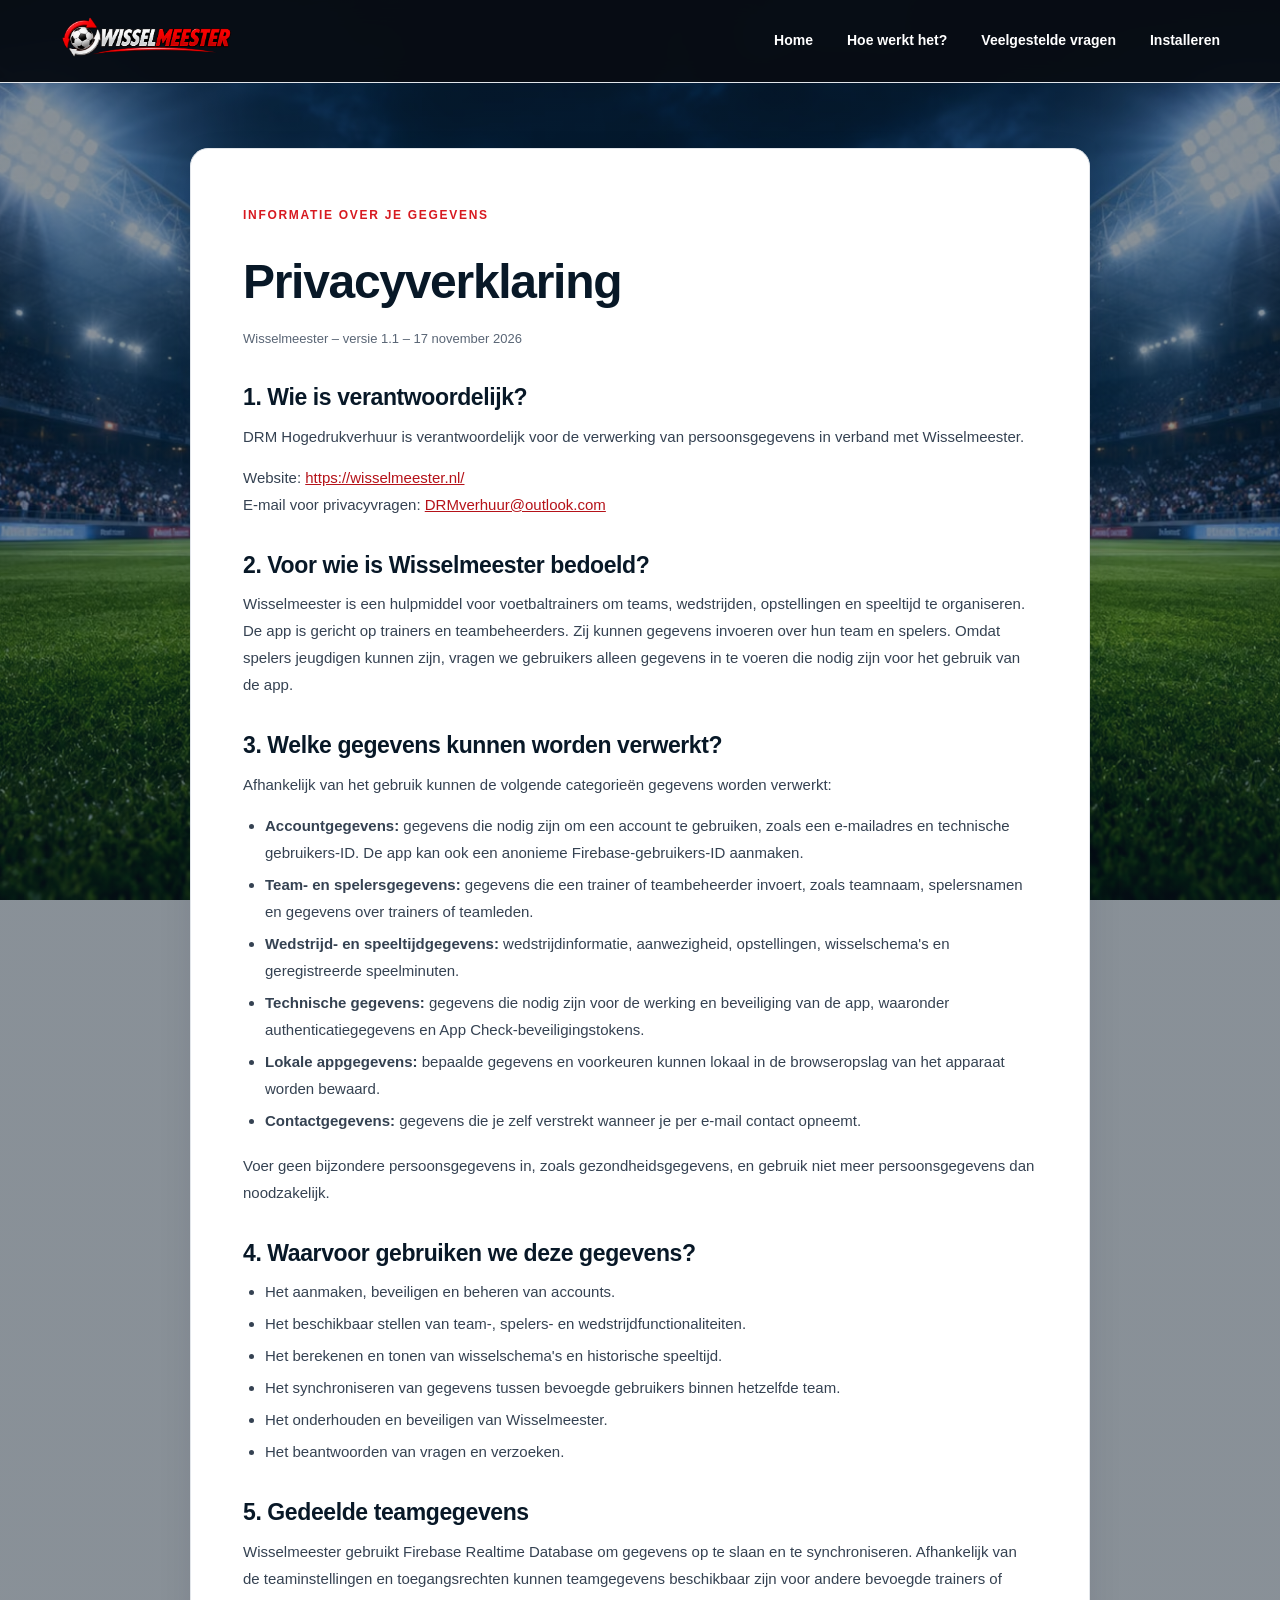
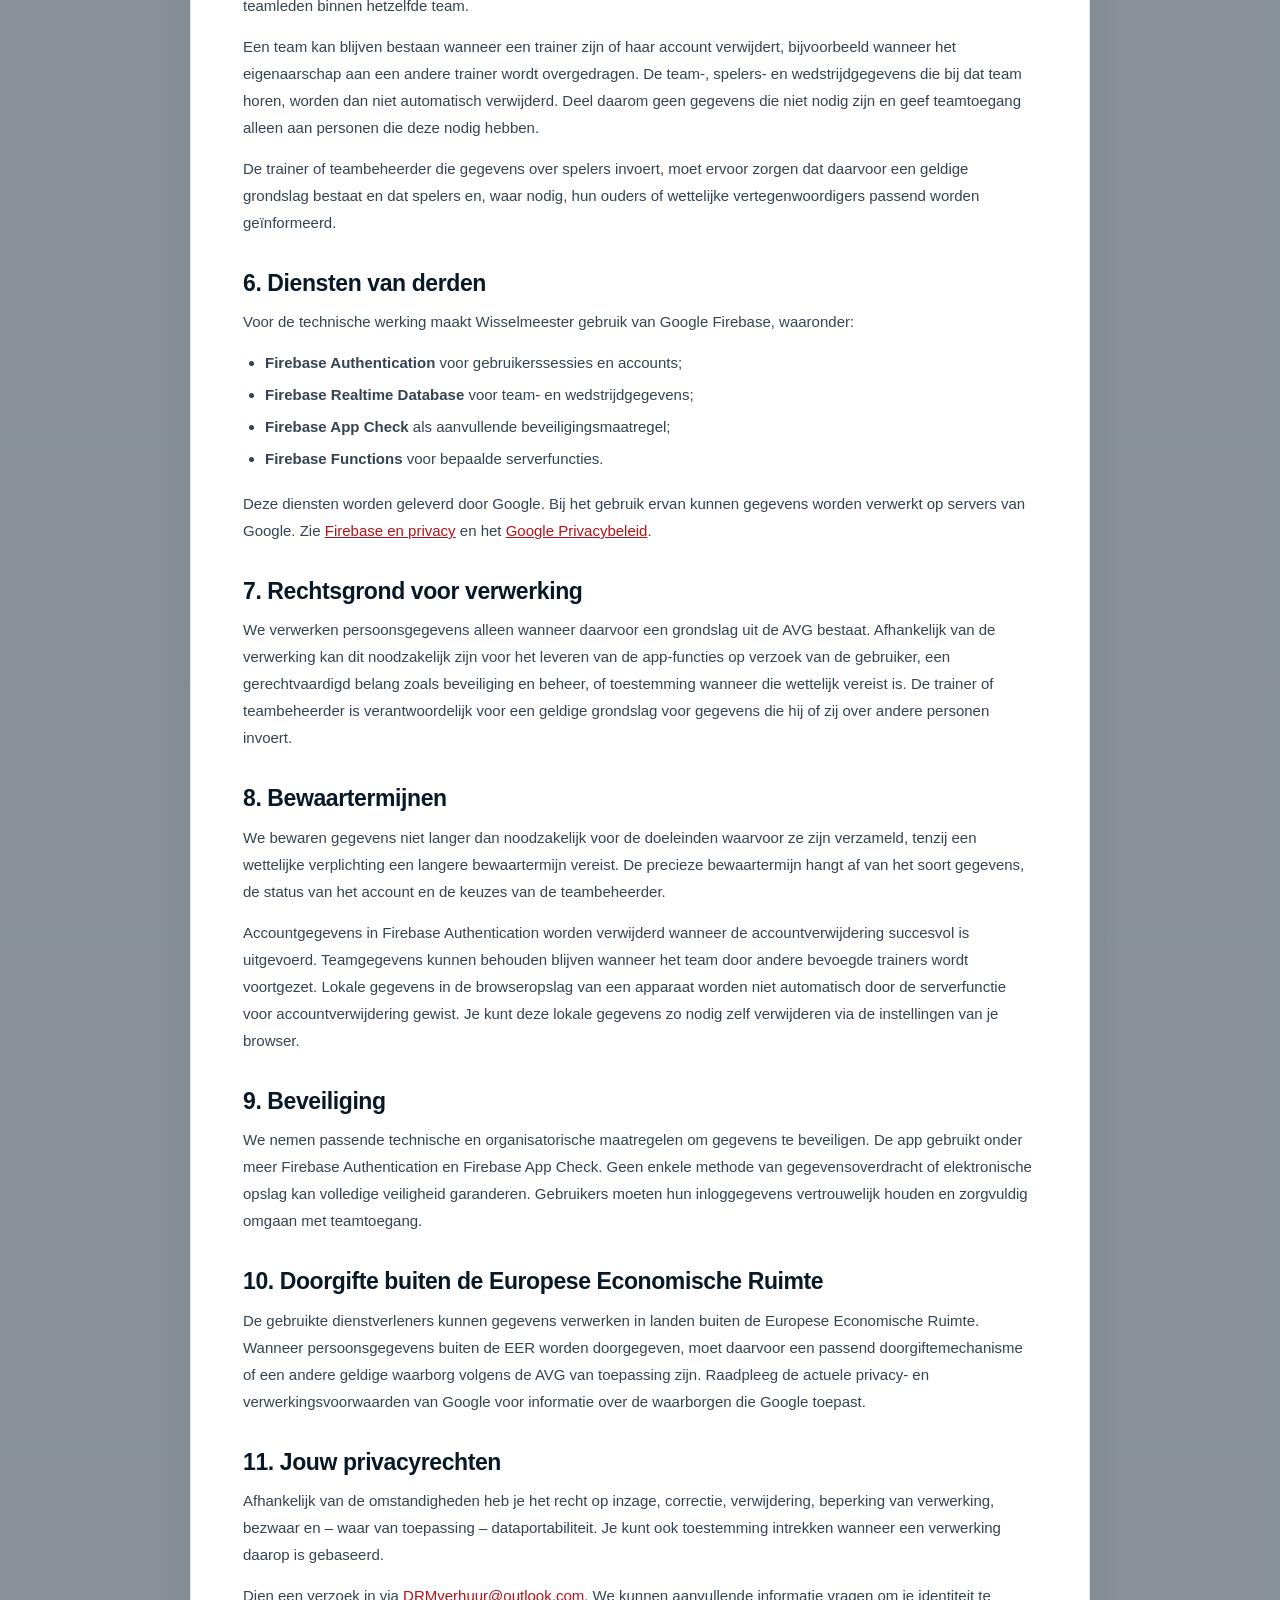
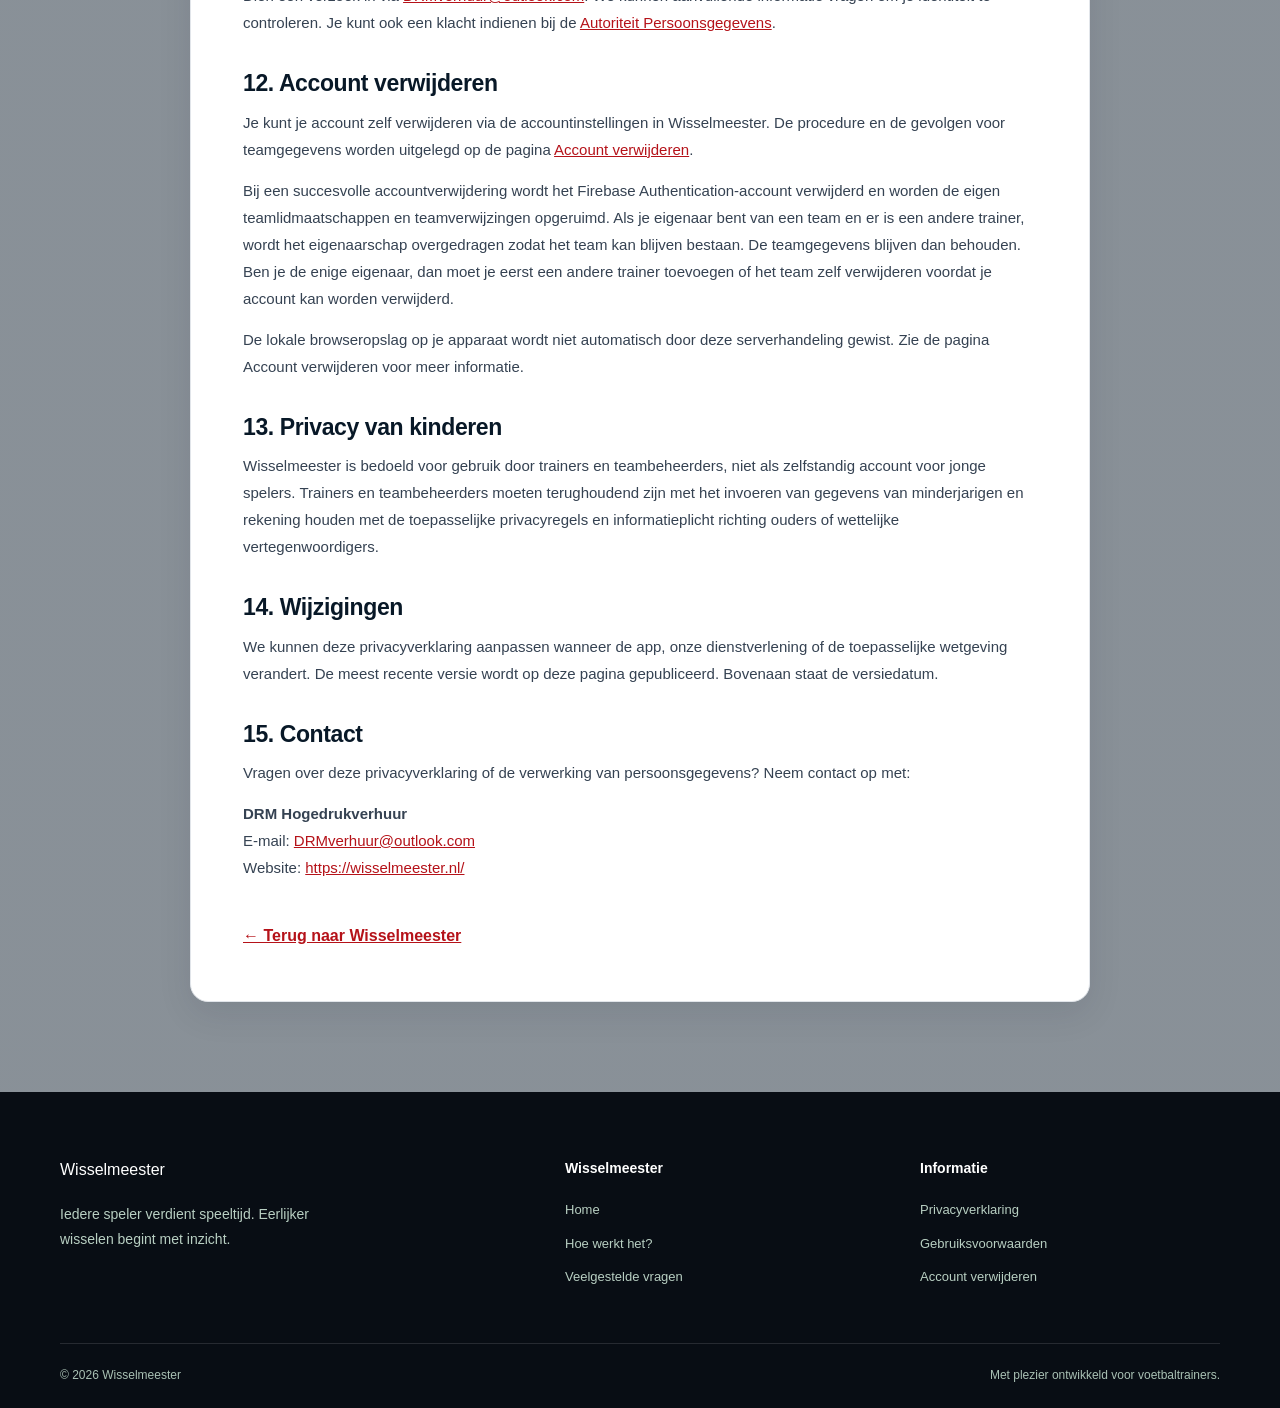
<file: privacy.html>
<!DOCTYPE html>
<html lang="nl">
<head>
<meta charset="UTF-8">
<meta name="viewport" content="width=device-width, initial-scale=1.0">
<title>Privacyverklaring – Wisselmeester</title>
<meta name="description" content="Lees hoe DRM Hogedrukverhuur omgaat met persoonsgegevens bij het gebruik van Wisselmeester.">
<meta name="theme-color" content="#081827">
<link rel="canonical" href="https://wisselmeester.nl/privacy.html">
<link rel="stylesheet" href="style.css">
<link rel="icon" type="image/png" href="images/icon-512.png">
<style>
.legal-main{padding:65px 0 90px}.legal-card{max-width:900px;margin:auto;padding:clamp(24px,5vw,52px);background:#fff;border:1px solid #e1e5ea;border-radius:18px;box-shadow:0 12px 35px rgba(8,24,39,.09)}
.legal-card h1,.legal-card h2,.legal-card h3{color:#081827}.legal-card h1{font-size:clamp(34px,5vw,48px);margin:8px 0 18px}.legal-card h2{font-size:23px;letter-spacing:-.4px;margin:34px 0 12px}.legal-card p,.legal-card li{color:#354252;font-size:15px;line-height:1.8}.legal-card p{margin:0 0 14px}.legal-card ul,.legal-card ol{padding-left:22px;margin:8px 0 18px}.legal-card li{margin:5px 0}.legal-card a{color:#b51219;text-decoration:underline}.legal-meta{color:#596575!important;font-size:13px!important}.legal-notice{padding:16px 18px;margin:22px 0;background:#f9e8e9;border-left:4px solid #d71920;border-radius:8px}.legal-notice p{margin:0}.legal-back{display:inline-flex;margin-top:28px;font-weight:700}
</style>
</head>
<body>
<header class="site-header"><div class="container nav-container">
<a href="index.html" class="brand" aria-label="Wisselmeester home"><img src="images/wisselmeester-logo.png" alt="Wisselmeester" class="brand-logo"></a>
<nav class="main-nav" aria-label="Hoofdnavigatie"><a href="index.html">Home</a><a href="index.html#functies">Hoe werkt het?</a><a href="index.html#faq">Veelgestelde vragen</a><a href="index.html#installeren">Installeren</a></nav>
</div></header>
<main class="legal-main"><div class="container"><article class="legal-card">
<span class="eyebrow">INFORMATIE OVER JE GEGEVENS</span>
<h1>Privacyverklaring</h1>
<p class="legal-meta">Wisselmeester – versie 1.1 – 17 november 2026</p>

<h2>1. Wie is verantwoordelijk?</h2>
<p>DRM Hogedrukverhuur is verantwoordelijk voor de verwerking van persoonsgegevens in verband met Wisselmeester.</p>
<p>Website: <a href="https://wisselmeester.nl/">https://wisselmeester.nl/</a><br>E-mail voor privacyvragen: <a href="mailto:DRMverhuur@outlook.com">DRMverhuur@outlook.com</a></p>

<h2>2. Voor wie is Wisselmeester bedoeld?</h2>
<p>Wisselmeester is een hulpmiddel voor voetbaltrainers om teams, wedstrijden, opstellingen en speeltijd te organiseren. De app is gericht op trainers en teambeheerders. Zij kunnen gegevens invoeren over hun team en spelers. Omdat spelers jeugdigen kunnen zijn, vragen we gebruikers alleen gegevens in te voeren die nodig zijn voor het gebruik van de app.</p>

<h2>3. Welke gegevens kunnen worden verwerkt?</h2>
<p>Afhankelijk van het gebruik kunnen de volgende categorieën gegevens worden verwerkt:</p>
<ul>
<li><strong>Accountgegevens:</strong> gegevens die nodig zijn om een account te gebruiken, zoals een e-mailadres en technische gebruikers-ID. De app kan ook een anonieme Firebase-gebruikers-ID aanmaken.</li>
<li><strong>Team- en spelersgegevens:</strong> gegevens die een trainer of teambeheerder invoert, zoals teamnaam, spelersnamen en gegevens over trainers of teamleden.</li>
<li><strong>Wedstrijd- en speeltijdgegevens:</strong> wedstrijdinformatie, aanwezigheid, opstellingen, wisselschema's en geregistreerde speelminuten.</li>
<li><strong>Technische gegevens:</strong> gegevens die nodig zijn voor de werking en beveiliging van de app, waaronder authenticatiegegevens en App Check-beveiligingstokens.</li>
<li><strong>Lokale appgegevens:</strong> bepaalde gegevens en voorkeuren kunnen lokaal in de browseropslag van het apparaat worden bewaard.</li>
<li><strong>Contactgegevens:</strong> gegevens die je zelf verstrekt wanneer je per e-mail contact opneemt.</li>
</ul>
<p>Voer geen bijzondere persoonsgegevens in, zoals gezondheidsgegevens, en gebruik niet meer persoonsgegevens dan noodzakelijk.</p>

<h2>4. Waarvoor gebruiken we deze gegevens?</h2>
<ul>
<li>Het aanmaken, beveiligen en beheren van accounts.</li>
<li>Het beschikbaar stellen van team-, spelers- en wedstrijdfunctionaliteiten.</li>
<li>Het berekenen en tonen van wisselschema's en historische speeltijd.</li>
<li>Het synchroniseren van gegevens tussen bevoegde gebruikers binnen hetzelfde team.</li>
<li>Het onderhouden en beveiligen van Wisselmeester.</li>
<li>Het beantwoorden van vragen en verzoeken.</li>
</ul>

<h2>5. Gedeelde teamgegevens</h2>
<p>Wisselmeester gebruikt Firebase Realtime Database om gegevens op te slaan en te synchroniseren. Afhankelijk van de teaminstellingen en toegangsrechten kunnen teamgegevens beschikbaar zijn voor andere bevoegde trainers of teamleden binnen hetzelfde team.</p>
<p>Een team kan blijven bestaan wanneer een trainer zijn of haar account verwijdert, bijvoorbeeld wanneer het eigenaarschap aan een andere trainer wordt overgedragen. De team-, spelers- en wedstrijdgegevens die bij dat team horen, worden dan niet automatisch verwijderd. Deel daarom geen gegevens die niet nodig zijn en geef teamtoegang alleen aan personen die deze nodig hebben.</p>
<p>De trainer of teambeheerder die gegevens over spelers invoert, moet ervoor zorgen dat daarvoor een geldige grondslag bestaat en dat spelers en, waar nodig, hun ouders of wettelijke vertegenwoordigers passend worden geïnformeerd.</p>

<h2>6. Diensten van derden</h2>
<p>Voor de technische werking maakt Wisselmeester gebruik van Google Firebase, waaronder:</p>
<ul>
<li><strong>Firebase Authentication</strong> voor gebruikerssessies en accounts;</li>
<li><strong>Firebase Realtime Database</strong> voor team- en wedstrijdgegevens;</li>
<li><strong>Firebase App Check</strong> als aanvullende beveiligingsmaatregel;</li>
<li><strong>Firebase Functions</strong> voor bepaalde serverfuncties.</li>
</ul>
<p>Deze diensten worden geleverd door Google. Bij het gebruik ervan kunnen gegevens worden verwerkt op servers van Google. Zie <a href="https://firebase.google.com/support/privacy" target="_blank" rel="noopener">Firebase en privacy</a> en het <a href="https://policies.google.com/privacy" target="_blank" rel="noopener">Google Privacybeleid</a>.</p>

<h2>7. Rechtsgrond voor verwerking</h2>
<p>We verwerken persoonsgegevens alleen wanneer daarvoor een grondslag uit de AVG bestaat. Afhankelijk van de verwerking kan dit noodzakelijk zijn voor het leveren van de app-functies op verzoek van de gebruiker, een gerechtvaardigd belang zoals beveiliging en beheer, of toestemming wanneer die wettelijk vereist is. De trainer of teambeheerder is verantwoordelijk voor een geldige grondslag voor gegevens die hij of zij over andere personen invoert.</p>

<h2>8. Bewaartermijnen</h2>
<p>We bewaren gegevens niet langer dan noodzakelijk voor de doeleinden waarvoor ze zijn verzameld, tenzij een wettelijke verplichting een langere bewaartermijn vereist. De precieze bewaartermijn hangt af van het soort gegevens, de status van het account en de keuzes van de teambeheerder.</p>
<p>Accountgegevens in Firebase Authentication worden verwijderd wanneer de accountverwijdering succesvol is uitgevoerd. Teamgegevens kunnen behouden blijven wanneer het team door andere bevoegde trainers wordt voortgezet. Lokale gegevens in de browseropslag van een apparaat worden niet automatisch door de serverfunctie voor accountverwijdering gewist. Je kunt deze lokale gegevens zo nodig zelf verwijderen via de instellingen van je browser.</p>

<h2>9. Beveiliging</h2>
<p>We nemen passende technische en organisatorische maatregelen om gegevens te beveiligen. De app gebruikt onder meer Firebase Authentication en Firebase App Check. Geen enkele methode van gegevensoverdracht of elektronische opslag kan volledige veiligheid garanderen. Gebruikers moeten hun inloggegevens vertrouwelijk houden en zorgvuldig omgaan met teamtoegang.</p>

<h2>10. Doorgifte buiten de Europese Economische Ruimte</h2>
<p>De gebruikte dienstverleners kunnen gegevens verwerken in landen buiten de Europese Economische Ruimte. Wanneer persoonsgegevens buiten de EER worden doorgegeven, moet daarvoor een passend doorgiftemechanisme of een andere geldige waarborg volgens de AVG van toepassing zijn. Raadpleeg de actuele privacy- en verwerkingsvoorwaarden van Google voor informatie over de waarborgen die Google toepast.</p>

<h2>11. Jouw privacyrechten</h2>
<p>Afhankelijk van de omstandigheden heb je het recht op inzage, correctie, verwijdering, beperking van verwerking, bezwaar en – waar van toepassing – dataportabiliteit. Je kunt ook toestemming intrekken wanneer een verwerking daarop is gebaseerd.</p>
<p>Dien een verzoek in via <a href="mailto:DRMverhuur@outlook.com">DRMverhuur@outlook.com</a>. We kunnen aanvullende informatie vragen om je identiteit te controleren. Je kunt ook een klacht indienen bij de <a href="https://autoriteitpersoonsgegevens.nl/" target="_blank" rel="noopener">Autoriteit Persoonsgegevens</a>.</p>

<h2>12. Account verwijderen</h2>
<p>Je kunt je account zelf verwijderen via de accountinstellingen in Wisselmeester. De procedure en de gevolgen voor teamgegevens worden uitgelegd op de pagina <a href="verwijderen.html">Account verwijderen</a>.</p>
<p>Bij een succesvolle accountverwijdering wordt het Firebase Authentication-account verwijderd en worden de eigen teamlidmaatschappen en teamverwijzingen opgeruimd. Als je eigenaar bent van een team en er is een andere trainer, wordt het eigenaarschap overgedragen zodat het team kan blijven bestaan. De teamgegevens blijven dan behouden. Ben je de enige eigenaar, dan moet je eerst een andere trainer toevoegen of het team zelf verwijderen voordat je account kan worden verwijderd.</p>
<p>De lokale browseropslag op je apparaat wordt niet automatisch door deze serverhandeling gewist. Zie de pagina Account verwijderen voor meer informatie.</p>

<h2>13. Privacy van kinderen</h2>
<p>Wisselmeester is bedoeld voor gebruik door trainers en teambeheerders, niet als zelfstandig account voor jonge spelers. Trainers en teambeheerders moeten terughoudend zijn met het invoeren van gegevens van minderjarigen en rekening houden met de toepasselijke privacyregels en informatieplicht richting ouders of wettelijke vertegenwoordigers.</p>

<h2>14. Wijzigingen</h2>
<p>We kunnen deze privacyverklaring aanpassen wanneer de app, onze dienstverlening of de toepasselijke wetgeving verandert. De meest recente versie wordt op deze pagina gepubliceerd. Bovenaan staat de versiedatum.</p>

<h2>15. Contact</h2>
<p>Vragen over deze privacyverklaring of de verwerking van persoonsgegevens? Neem contact op met:</p>
<p><strong>DRM Hogedrukverhuur</strong><br>E-mail: <a href="mailto:DRMverhuur@outlook.com">DRMverhuur@outlook.com</a><br>Website: <a href="https://wisselmeester.nl/">https://wisselmeester.nl/</a></p>
<a class="legal-back" href="index.html">← Terug naar Wisselmeester</a>
</article></div></main>
<footer class="site-footer"><div class="container footer-content">
<div class="footer-brand"><a href="index.html" class="brand brand-footer"><span>Wisselmeester</span></a><p>Iedere speler verdient speeltijd. Eerlijker wisselen begint met inzicht.</p></div>
<div class="footer-links"><strong>Wisselmeester</strong><a href="index.html">Home</a><a href="index.html#functies">Hoe werkt het?</a><a href="index.html#faq">Veelgestelde vragen</a></div>
<div class="footer-links"><strong>Informatie</strong><a href="privacy.html" aria-current="page">Privacyverklaring</a><a href="voorwaarden.html">Gebruiksvoorwaarden</a><a href="verwijderen.html">Account verwijderen</a></div>
</div><div class="container footer-bottom"><span>© <span id="currentYear"></span> Wisselmeester</span><span>Met plezier ontwikkeld voor voetbaltrainers.</span></div></footer>
<script>document.getElementById("currentYear").textContent = new Date().getFullYear();</script>
</body>
</html>
</file>
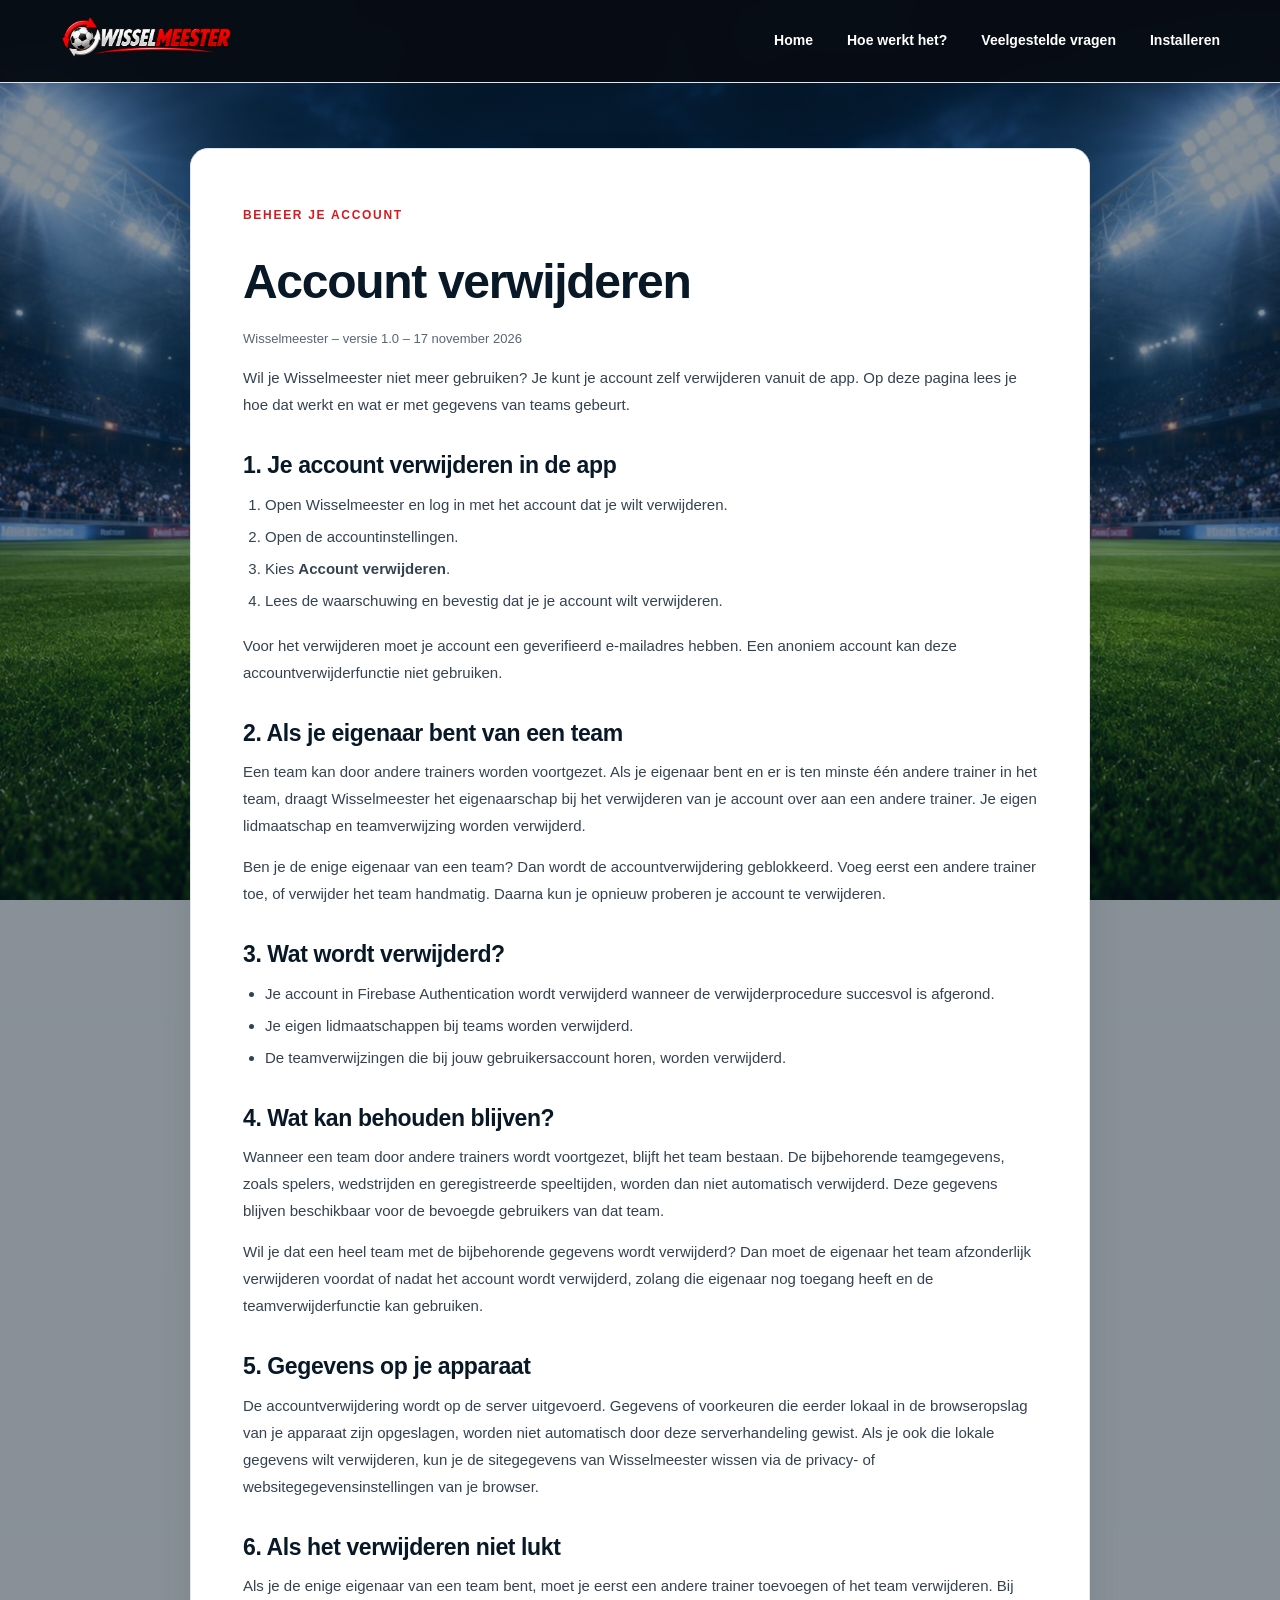
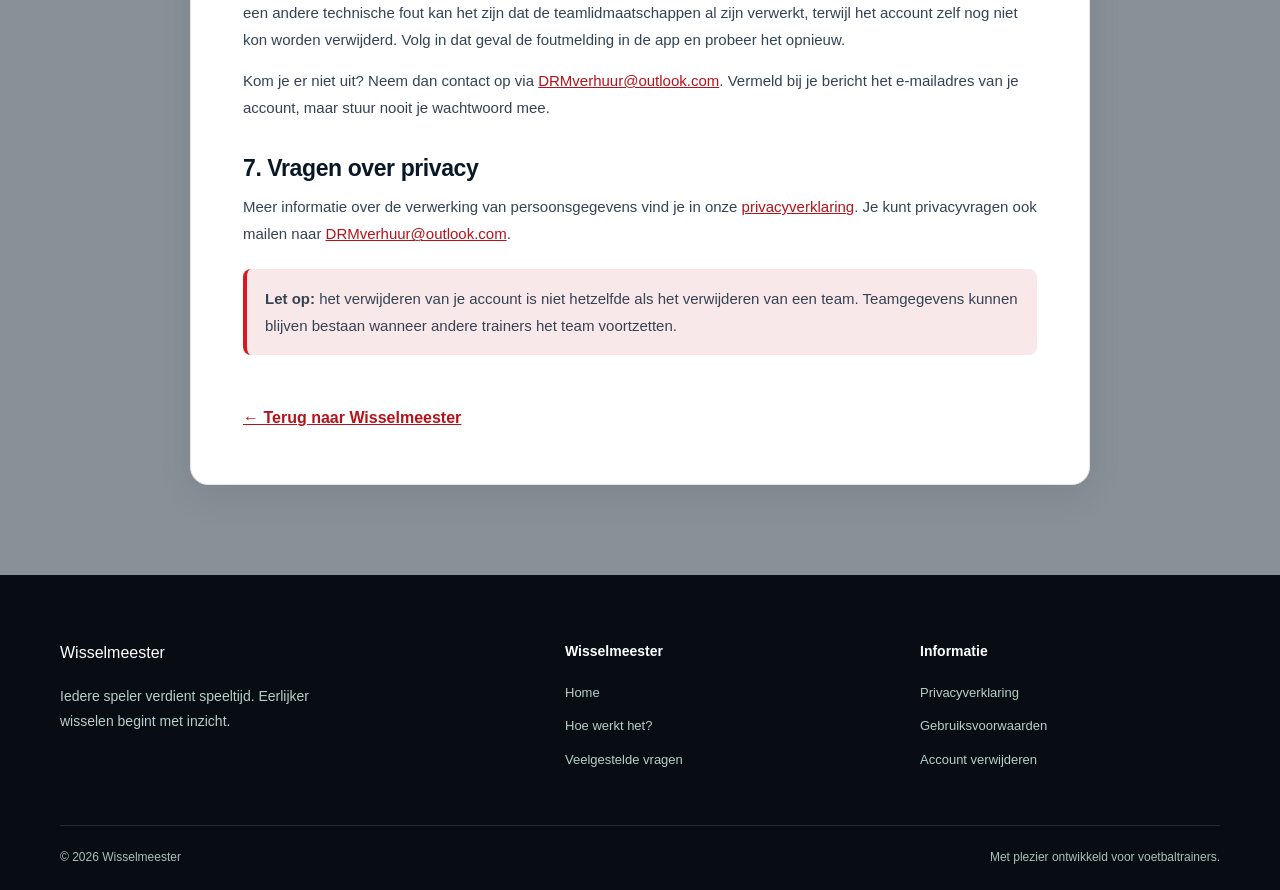
<file: verwijderen.html>
<!DOCTYPE html>
<html lang="nl">
<head>
<meta charset="UTF-8">
<meta name="viewport" content="width=device-width, initial-scale=1.0">
<title>Account verwijderen – Wisselmeester</title>
<meta name="description" content="Lees hoe je jouw Wisselmeester-account verwijdert en wat er met team-, spelers- en wedstrijdgegevens gebeurt.">
<meta name="theme-color" content="#081827">
<link rel="canonical" href="https://wisselmeester.nl/verwijderen.html">
<link rel="stylesheet" href="style.css">
<link rel="icon" type="image/png" href="images/icon-512.png">
<style>
.legal-main{padding:65px 0 90px}.legal-card{max-width:900px;margin:auto;padding:clamp(24px,5vw,52px);background:#fff;border:1px solid #e1e5ea;border-radius:18px;box-shadow:0 12px 35px rgba(8,24,39,.09)}
.legal-card h1,.legal-card h2,.legal-card h3{color:#081827}.legal-card h1{font-size:clamp(34px,5vw,48px);margin:8px 0 18px}.legal-card h2{font-size:23px;letter-spacing:-.4px;margin:34px 0 12px}.legal-card p,.legal-card li{color:#354252;font-size:15px;line-height:1.8}.legal-card p{margin:0 0 14px}.legal-card ul,.legal-card ol{padding-left:22px;margin:8px 0 18px}.legal-card li{margin:5px 0}.legal-card a{color:#b51219;text-decoration:underline}.legal-meta{color:#596575!important;font-size:13px!important}.legal-notice{padding:16px 18px;margin:22px 0;background:#f9e8e9;border-left:4px solid #d71920;border-radius:8px}.legal-notice p{margin:0}.legal-back{display:inline-flex;margin-top:28px;font-weight:700}
</style>
</head>
<body>
<header class="site-header"><div class="container nav-container">
<a href="index.html" class="brand" aria-label="Wisselmeester home"><img src="images/wisselmeester-logo.png" alt="Wisselmeester" class="brand-logo"></a>
<nav class="main-nav" aria-label="Hoofdnavigatie"><a href="index.html">Home</a><a href="index.html#functies">Hoe werkt het?</a><a href="index.html#faq">Veelgestelde vragen</a><a href="index.html#installeren">Installeren</a></nav>
</div></header>

<main class="legal-main">
<div class="container">
<article class="legal-card">

<span class="eyebrow">BEHEER JE ACCOUNT</span>
<h1>Account verwijderen</h1>
<p class="legal-meta">Wisselmeester – versie 1.0 – 17 november 2026</p>

<p>Wil je Wisselmeester niet meer gebruiken? Je kunt je account zelf verwijderen vanuit de app. Op deze pagina lees je hoe dat werkt en wat er met gegevens van teams gebeurt.</p>

<h2>1. Je account verwijderen in de app</h2>
<ol>
<li>Open Wisselmeester en log in met het account dat je wilt verwijderen.</li>
<li>Open de accountinstellingen.</li>
<li>Kies <strong>Account verwijderen</strong>.</li>
<li>Lees de waarschuwing en bevestig dat je je account wilt verwijderen.</li>
</ol>
<p>Voor het verwijderen moet je account een geverifieerd e-mailadres hebben. Een anoniem account kan deze accountverwijderfunctie niet gebruiken.</p>

<h2>2. Als je eigenaar bent van een team</h2>
<p>Een team kan door andere trainers worden voortgezet. Als je eigenaar bent en er is ten minste één andere trainer in het team, draagt Wisselmeester het eigenaarschap bij het verwijderen van je account over aan een andere trainer. Je eigen lidmaatschap en teamverwijzing worden verwijderd.</p>
<p>Ben je de enige eigenaar van een team? Dan wordt de accountverwijdering geblokkeerd. Voeg eerst een andere trainer toe, of verwijder het team handmatig. Daarna kun je opnieuw proberen je account te verwijderen.</p>

<h2>3. Wat wordt verwijderd?</h2>
<ul>
<li>Je account in Firebase Authentication wordt verwijderd wanneer de verwijderprocedure succesvol is afgerond.</li>
<li>Je eigen lidmaatschappen bij teams worden verwijderd.</li>
<li>De teamverwijzingen die bij jouw gebruikersaccount horen, worden verwijderd.</li>
</ul>

<h2>4. Wat kan behouden blijven?</h2>
<p>Wanneer een team door andere trainers wordt voortgezet, blijft het team bestaan. De bijbehorende teamgegevens, zoals spelers, wedstrijden en geregistreerde speeltijden, worden dan niet automatisch verwijderd. Deze gegevens blijven beschikbaar voor de bevoegde gebruikers van dat team.</p>
<p>Wil je dat een heel team met de bijbehorende gegevens wordt verwijderd? Dan moet de eigenaar het team afzonderlijk verwijderen voordat of nadat het account wordt verwijderd, zolang die eigenaar nog toegang heeft en de teamverwijderfunctie kan gebruiken.</p>

<h2>5. Gegevens op je apparaat</h2>
<p>De accountverwijdering wordt op de server uitgevoerd. Gegevens of voorkeuren die eerder lokaal in de browseropslag van je apparaat zijn opgeslagen, worden niet automatisch door deze serverhandeling gewist. Als je ook die lokale gegevens wilt verwijderen, kun je de sitegegevens van Wisselmeester wissen via de privacy- of websitegegevensinstellingen van je browser.</p>

<h2>6. Als het verwijderen niet lukt</h2>
<p>Als je de enige eigenaar van een team bent, moet je eerst een andere trainer toevoegen of het team verwijderen. Bij een andere technische fout kan het zijn dat de teamlidmaatschappen al zijn verwerkt, terwijl het account zelf nog niet kon worden verwijderd. Volg in dat geval de foutmelding in de app en probeer het opnieuw.</p>
<p>Kom je er niet uit? Neem dan contact op via <a href="mailto:DRMverhuur@outlook.com">DRMverhuur@outlook.com</a>. Vermeld bij je bericht het e-mailadres van je account, maar stuur nooit je wachtwoord mee.</p>

<h2>7. Vragen over privacy</h2>
<p>Meer informatie over de verwerking van persoonsgegevens vind je in onze <a href="privacy.html">privacyverklaring</a>. Je kunt privacyvragen ook mailen naar <a href="mailto:DRMverhuur@outlook.com">DRMverhuur@outlook.com</a>.</p>

<div class="legal-notice">
<p><strong>Let op:</strong> het verwijderen van je account is niet hetzelfde als het verwijderen van een team. Teamgegevens kunnen blijven bestaan wanneer andere trainers het team voortzetten.</p>
</div>

<a class="legal-back" href="index.html">← Terug naar Wisselmeester</a>
</article>
</div>
</main>

<footer class="site-footer">
<div class="container footer-content">
<div class="footer-brand">
<a href="index.html" class="brand brand-footer"><span>Wisselmeester</span></a>
<p>Iedere speler verdient speeltijd. Eerlijker wisselen begint met inzicht.</p>
</div>
<div class="footer-links">
<strong>Wisselmeester</strong>
<a href="index.html">Home</a>
<a href="index.html#functies">Hoe werkt het?</a>
<a href="index.html#faq">Veelgestelde vragen</a>
</div>
<div class="footer-links">
<strong>Informatie</strong>
<a href="privacy.html">Privacyverklaring</a>
<a href="voorwaarden.html">Gebruiksvoorwaarden</a>
<a href="verwijderen.html" aria-current="page">Account verwijderen</a>
</div>
</div>
<div class="container footer-bottom">
<span>© <span id="currentYear"></span> Wisselmeester</span>
<span>Met plezier ontwikkeld voor voetbaltrainers.</span>
</div>
</footer>

<script>
document.getElementById("currentYear").textContent = new Date().getFullYear();
</script>
</body>
</html>
</file>
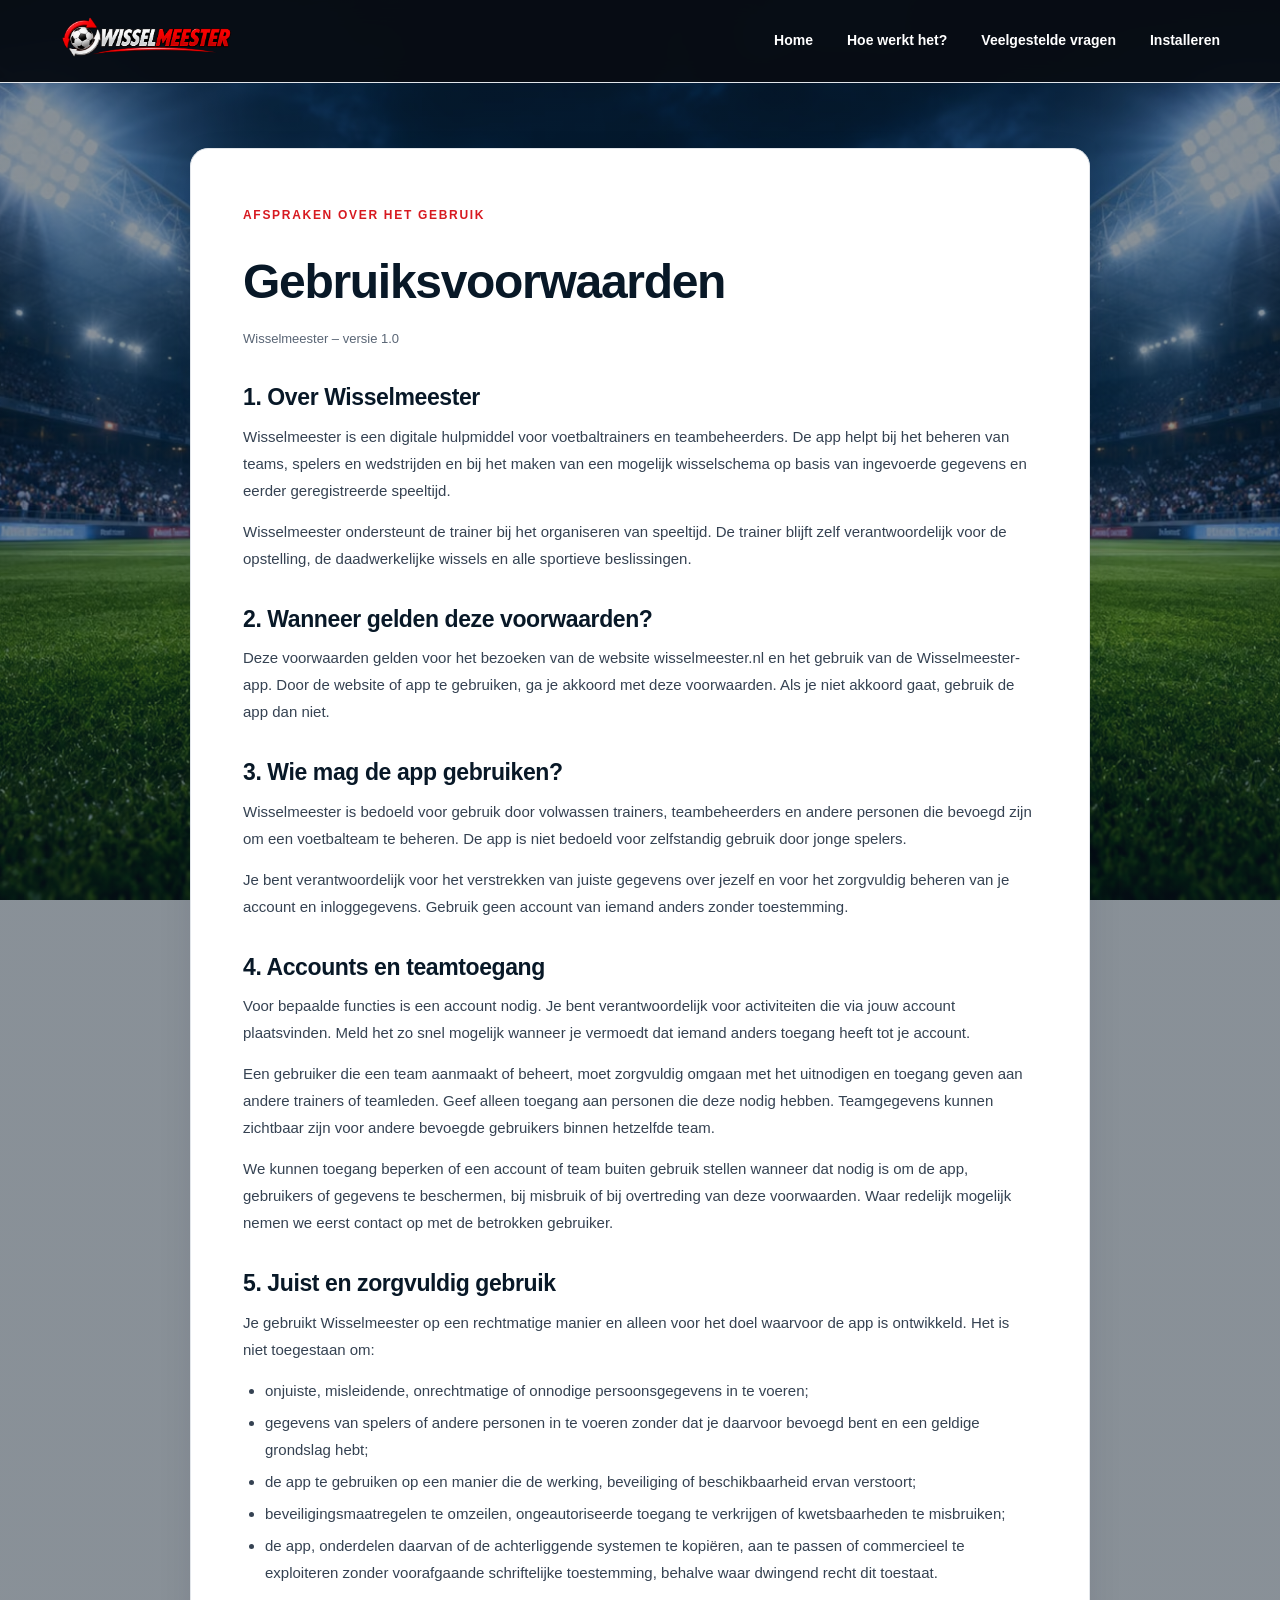
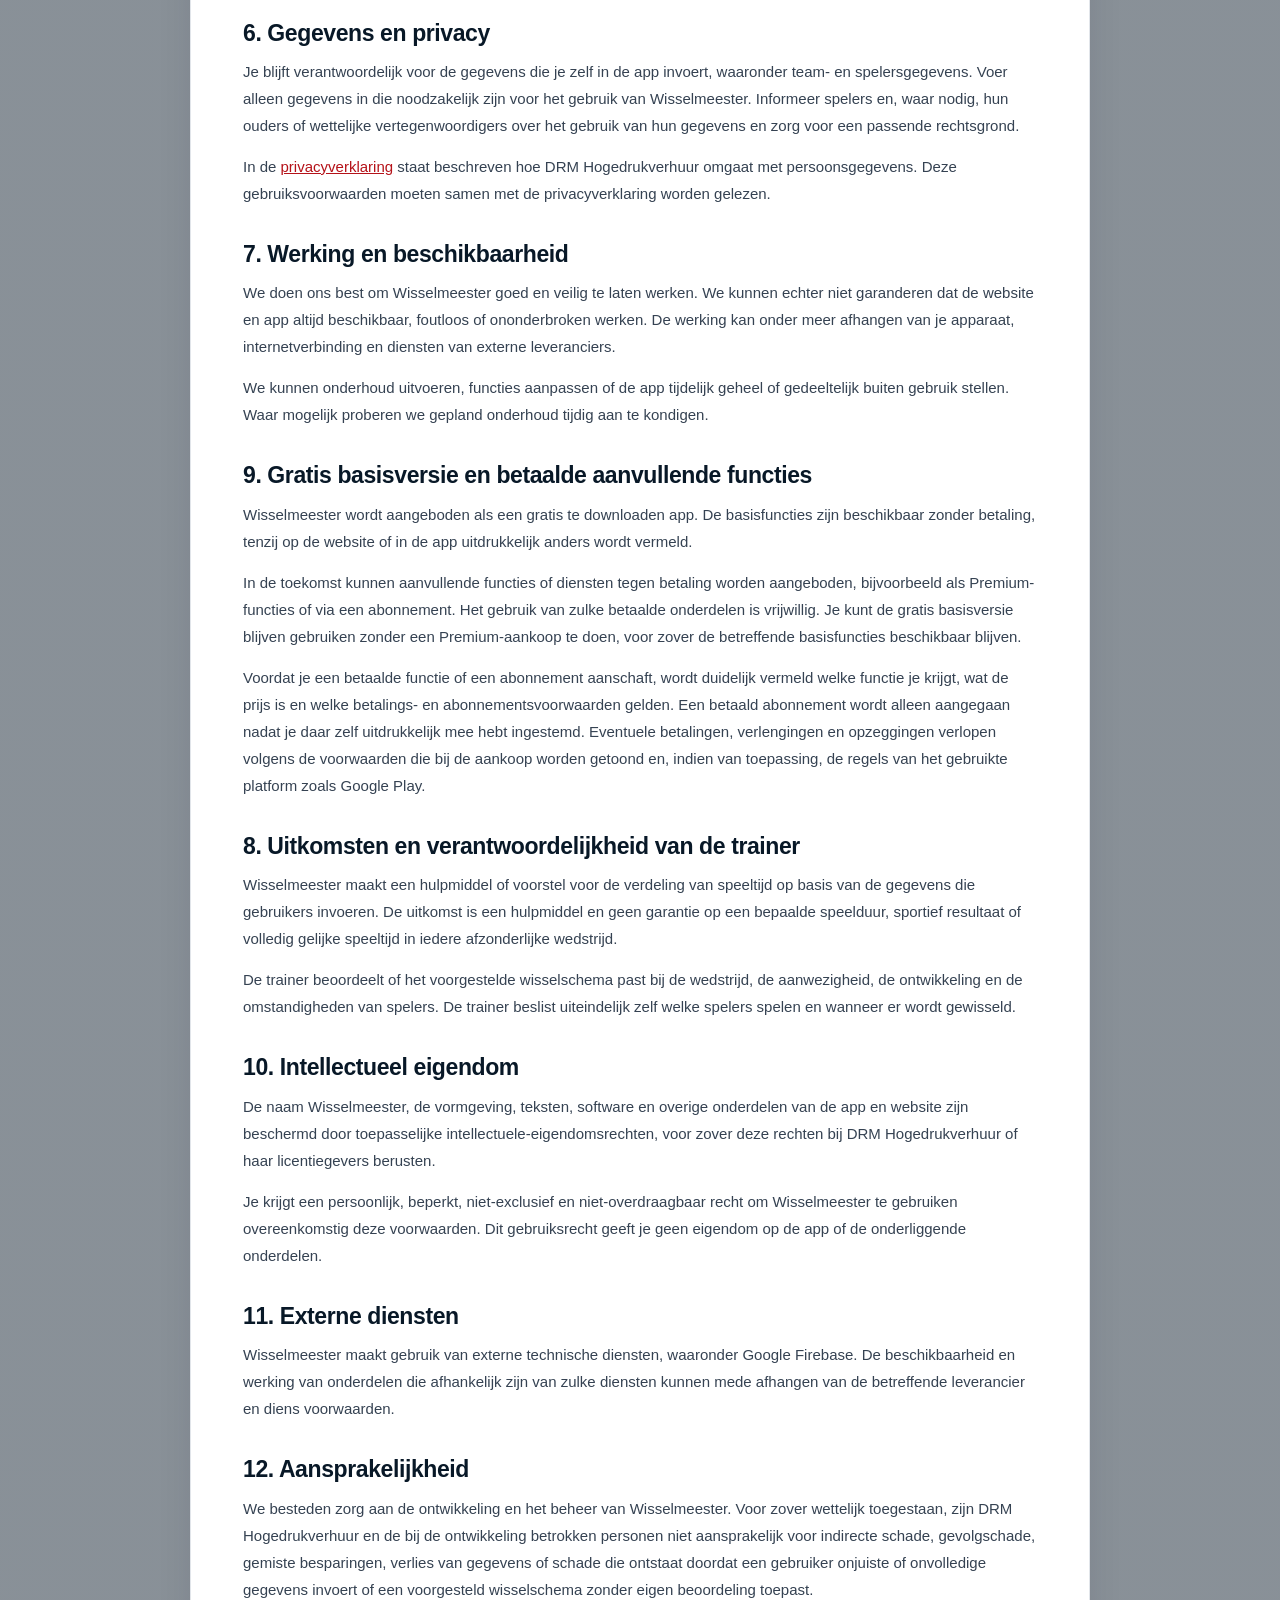
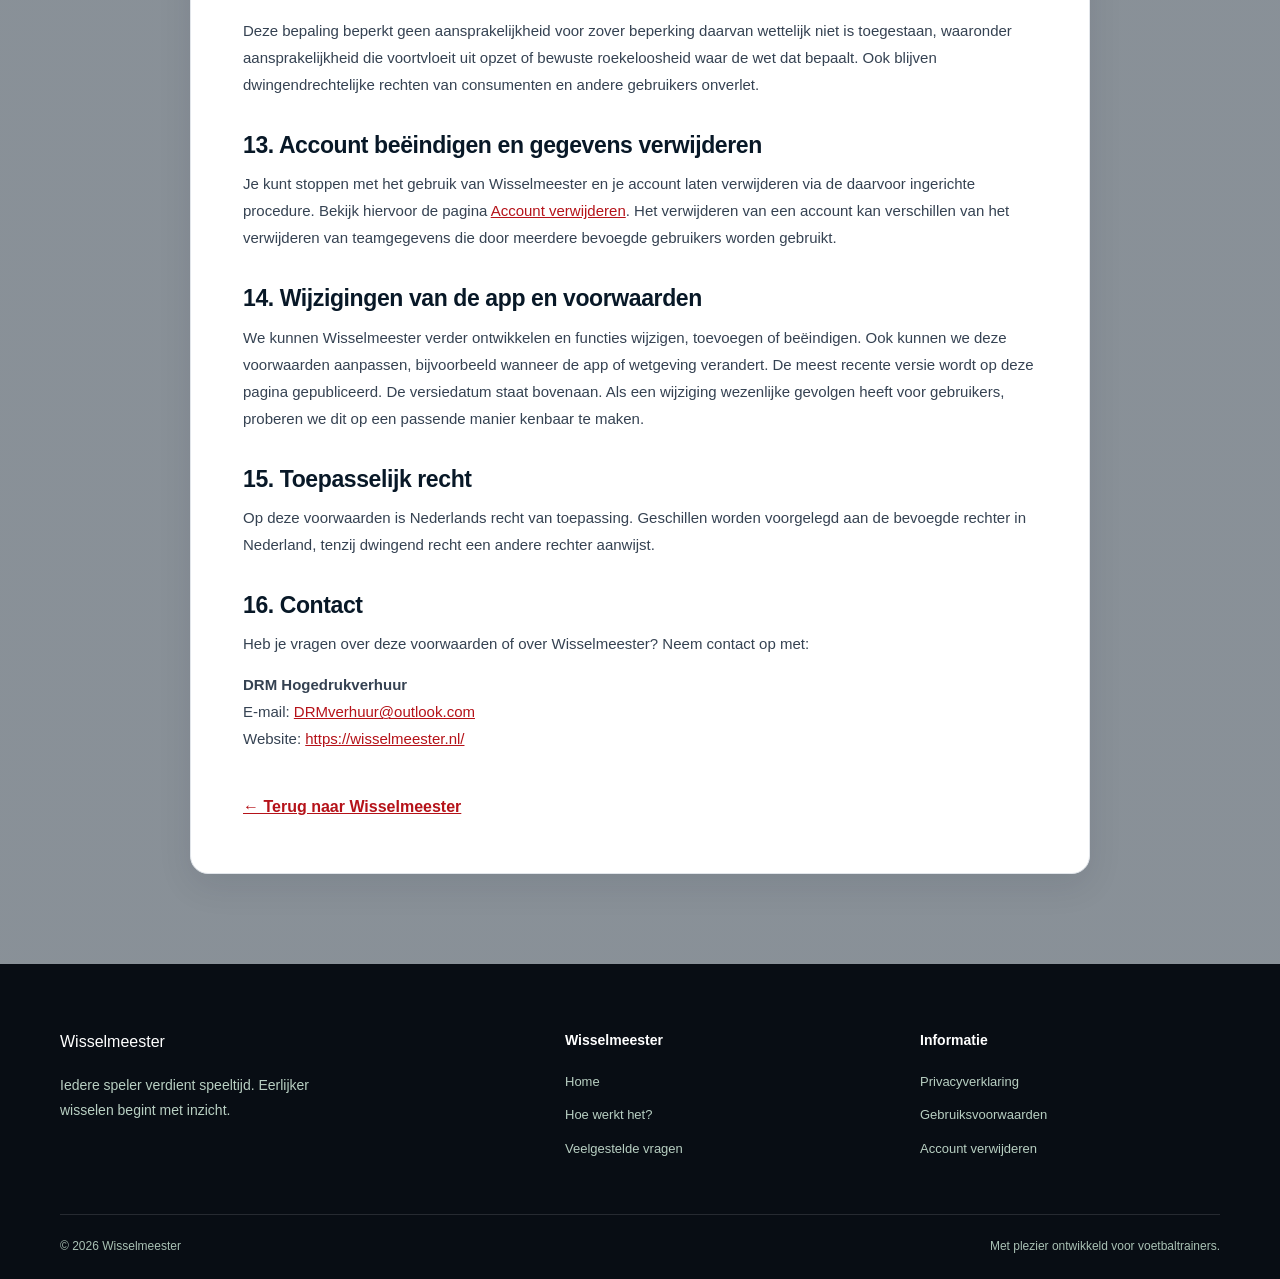
<file: voorwaarden.html>
<!DOCTYPE html>
<html lang="nl">
<head>
<meta charset="UTF-8">
<meta name="viewport" content="width=device-width, initial-scale=1.0">
<title>Gebruiksvoorwaarden – Wisselmeester</title>
<meta name="description" content="Lees de gebruiksvoorwaarden voor het gebruik van Wisselmeester.">
<meta name="theme-color" content="#081827">
<link rel="canonical" href="https://wisselmeester.nl/voorwaarden.html">
<link rel="stylesheet" href="style.css">
<link rel="icon" type="image/png" href="images/icon-512.png">
<style>
.legal-main{padding:65px 0 90px}.legal-card{max-width:900px;margin:auto;padding:clamp(24px,5vw,52px);background:#fff;border:1px solid #e1e5ea;border-radius:18px;box-shadow:0 12px 35px rgba(8,24,39,.09)}
.legal-card h1,.legal-card h2,.legal-card h3{color:#081827}.legal-card h1{font-size:clamp(34px,5vw,48px);margin:8px 0 18px}.legal-card h2{font-size:23px;letter-spacing:-.4px;margin:34px 0 12px}.legal-card p,.legal-card li{color:#354252;font-size:15px;line-height:1.8}.legal-card p{margin:0 0 14px}.legal-card ul{padding-left:22px;margin:8px 0 18px}.legal-card li{margin:5px 0}.legal-card a{color:#b51219;text-decoration:underline}.legal-meta{color:#596575!important;font-size:13px!important}.legal-back{display:inline-flex;margin-top:28px;font-weight:700}
</style>
</head>
<body>
<header class="site-header"><div class="container nav-container">
<a href="index.html" class="brand" aria-label="Wisselmeester home"><img src="images/wisselmeester-logo.png" alt="Wisselmeester" class="brand-logo"></a>
<nav class="main-nav" aria-label="Hoofdnavigatie"><a href="index.html">Home</a><a href="index.html#functies">Hoe werkt het?</a><a href="index.html#faq">Veelgestelde vragen</a><a href="index.html#installeren">Installeren</a></nav>
</div></header>
<main class="legal-main"><div class="container"><article class="legal-card">
<span class="eyebrow">AFSPRAKEN OVER HET GEBRUIK</span>
<h1>Gebruiksvoorwaarden</h1>
<p class="legal-meta">Wisselmeester – versie 1.0</p>

<h2>1. Over Wisselmeester</h2>
<p>Wisselmeester is een digitale hulpmiddel voor voetbaltrainers en teambeheerders. De app helpt bij het beheren van teams, spelers en wedstrijden en bij het maken van een mogelijk wisselschema op basis van ingevoerde gegevens en eerder geregistreerde speeltijd.</p>
<p>Wisselmeester ondersteunt de trainer bij het organiseren van speeltijd. De trainer blijft zelf verantwoordelijk voor de opstelling, de daadwerkelijke wissels en alle sportieve beslissingen.</p>

<h2>2. Wanneer gelden deze voorwaarden?</h2>
<p>Deze voorwaarden gelden voor het bezoeken van de website wisselmeester.nl en het gebruik van de Wisselmeester-app. Door de website of app te gebruiken, ga je akkoord met deze voorwaarden. Als je niet akkoord gaat, gebruik de app dan niet.</p>

<h2>3. Wie mag de app gebruiken?</h2>
<p>Wisselmeester is bedoeld voor gebruik door volwassen trainers, teambeheerders en andere personen die bevoegd zijn om een voetbalteam te beheren. De app is niet bedoeld voor zelfstandig gebruik door jonge spelers.</p>
<p>Je bent verantwoordelijk voor het verstrekken van juiste gegevens over jezelf en voor het zorgvuldig beheren van je account en inloggegevens. Gebruik geen account van iemand anders zonder toestemming.</p>

<h2>4. Accounts en teamtoegang</h2>
<p>Voor bepaalde functies is een account nodig. Je bent verantwoordelijk voor activiteiten die via jouw account plaatsvinden. Meld het zo snel mogelijk wanneer je vermoedt dat iemand anders toegang heeft tot je account.</p>
<p>Een gebruiker die een team aanmaakt of beheert, moet zorgvuldig omgaan met het uitnodigen en toegang geven aan andere trainers of teamleden. Geef alleen toegang aan personen die deze nodig hebben. Teamgegevens kunnen zichtbaar zijn voor andere bevoegde gebruikers binnen hetzelfde team.</p>
<p>We kunnen toegang beperken of een account of team buiten gebruik stellen wanneer dat nodig is om de app, gebruikers of gegevens te beschermen, bij misbruik of bij overtreding van deze voorwaarden. Waar redelijk mogelijk nemen we eerst contact op met de betrokken gebruiker.</p>

<h2>5. Juist en zorgvuldig gebruik</h2>
<p>Je gebruikt Wisselmeester op een rechtmatige manier en alleen voor het doel waarvoor de app is ontwikkeld. Het is niet toegestaan om:</p>
<ul>
<li>onjuiste, misleidende, onrechtmatige of onnodige persoonsgegevens in te voeren;</li>
<li>gegevens van spelers of andere personen in te voeren zonder dat je daarvoor bevoegd bent en een geldige grondslag hebt;</li>
<li>de app te gebruiken op een manier die de werking, beveiliging of beschikbaarheid ervan verstoort;</li>
<li>beveiligingsmaatregelen te omzeilen, ongeautoriseerde toegang te verkrijgen of kwetsbaarheden te misbruiken;</li>
<li>de app, onderdelen daarvan of de achterliggende systemen te kopiëren, aan te passen of commercieel te exploiteren zonder voorafgaande schriftelijke toestemming, behalve waar dwingend recht dit toestaat.</li>
</ul>

<h2>6. Gegevens en privacy</h2>
<p>Je blijft verantwoordelijk voor de gegevens die je zelf in de app invoert, waaronder team- en spelersgegevens. Voer alleen gegevens in die noodzakelijk zijn voor het gebruik van Wisselmeester. Informeer spelers en, waar nodig, hun ouders of wettelijke vertegenwoordigers over het gebruik van hun gegevens en zorg voor een passende rechtsgrond.</p>
<p>In de <a href="privacy.html">privacyverklaring</a> staat beschreven hoe DRM Hogedrukverhuur omgaat met persoonsgegevens. Deze gebruiksvoorwaarden moeten samen met de privacyverklaring worden gelezen.</p>

<h2>7. Werking en beschikbaarheid</h2>
<p>We doen ons best om Wisselmeester goed en veilig te laten werken. We kunnen echter niet garanderen dat de website en app altijd beschikbaar, foutloos of ononderbroken werken. De werking kan onder meer afhangen van je apparaat, internetverbinding en diensten van externe leveranciers.</p>
<p>We kunnen onderhoud uitvoeren, functies aanpassen of de app tijdelijk geheel of gedeeltelijk buiten gebruik stellen. Waar mogelijk proberen we gepland onderhoud tijdig aan te kondigen.</p>

<h2>9. Gratis basisversie en betaalde aanvullende functies</h2>
<p>Wisselmeester wordt aangeboden als een gratis te downloaden app. De basisfuncties zijn beschikbaar zonder betaling, tenzij op de website of in de app uitdrukkelijk anders wordt vermeld.</p>
<p>In de toekomst kunnen aanvullende functies of diensten tegen betaling worden aangeboden, bijvoorbeeld als Premium-functies of via een abonnement. Het gebruik van zulke betaalde onderdelen is vrijwillig. Je kunt de gratis basisversie blijven gebruiken zonder een Premium-aankoop te doen, voor zover de betreffende basisfuncties beschikbaar blijven.</p>
<p>Voordat je een betaalde functie of een abonnement aanschaft, wordt duidelijk vermeld welke functie je krijgt, wat de prijs is en welke betalings- en abonnementsvoorwaarden gelden. Een betaald abonnement wordt alleen aangegaan nadat je daar zelf uitdrukkelijk mee hebt ingestemd. Eventuele betalingen, verlengingen en opzeggingen verlopen volgens de voorwaarden die bij de aankoop worden getoond en, indien van toepassing, de regels van het gebruikte platform zoals Google Play.</p>

<h2>8. Uitkomsten en verantwoordelijkheid van de trainer</h2>
<p>Wisselmeester maakt een hulpmiddel of voorstel voor de verdeling van speeltijd op basis van de gegevens die gebruikers invoeren. De uitkomst is een hulpmiddel en geen garantie op een bepaalde speelduur, sportief resultaat of volledig gelijke speeltijd in iedere afzonderlijke wedstrijd.</p>
<p>De trainer beoordeelt of het voorgestelde wisselschema past bij de wedstrijd, de aanwezigheid, de ontwikkeling en de omstandigheden van spelers. De trainer beslist uiteindelijk zelf welke spelers spelen en wanneer er wordt gewisseld.</p>

<h2>10. Intellectueel eigendom</h2>
<p>De naam Wisselmeester, de vormgeving, teksten, software en overige onderdelen van de app en website zijn beschermd door toepasselijke intellectuele-eigendomsrechten, voor zover deze rechten bij DRM Hogedrukverhuur of haar licentiegevers berusten.</p>
<p>Je krijgt een persoonlijk, beperkt, niet-exclusief en niet-overdraagbaar recht om Wisselmeester te gebruiken overeenkomstig deze voorwaarden. Dit gebruiksrecht geeft je geen eigendom op de app of de onderliggende onderdelen.</p>

<h2>11. Externe diensten</h2>
<p>Wisselmeester maakt gebruik van externe technische diensten, waaronder Google Firebase. De beschikbaarheid en werking van onderdelen die afhankelijk zijn van zulke diensten kunnen mede afhangen van de betreffende leverancier en diens voorwaarden.</p>

<h2>12. Aansprakelijkheid</h2>
<p>We besteden zorg aan de ontwikkeling en het beheer van Wisselmeester. Voor zover wettelijk toegestaan, zijn DRM Hogedrukverhuur en de bij de ontwikkeling betrokken personen niet aansprakelijk voor indirecte schade, gevolgschade, gemiste besparingen, verlies van gegevens of schade die ontstaat doordat een gebruiker onjuiste of onvolledige gegevens invoert of een voorgesteld wisselschema zonder eigen beoordeling toepast.</p>
<p>Deze bepaling beperkt geen aansprakelijkheid voor zover beperking daarvan wettelijk niet is toegestaan, waaronder aansprakelijkheid die voortvloeit uit opzet of bewuste roekeloosheid waar de wet dat bepaalt. Ook blijven dwingendrechtelijke rechten van consumenten en andere gebruikers onverlet.</p>

<h2>13. Account beëindigen en gegevens verwijderen</h2>
<p>Je kunt stoppen met het gebruik van Wisselmeester en je account laten verwijderen via de daarvoor ingerichte procedure. Bekijk hiervoor de pagina <a href="verwijderen.html">Account verwijderen</a>. Het verwijderen van een account kan verschillen van het verwijderen van teamgegevens die door meerdere bevoegde gebruikers worden gebruikt.</p>

<h2>14. Wijzigingen van de app en voorwaarden</h2>
<p>We kunnen Wisselmeester verder ontwikkelen en functies wijzigen, toevoegen of beëindigen. Ook kunnen we deze voorwaarden aanpassen, bijvoorbeeld wanneer de app of wetgeving verandert. De meest recente versie wordt op deze pagina gepubliceerd. De versiedatum staat bovenaan. Als een wijziging wezenlijke gevolgen heeft voor gebruikers, proberen we dit op een passende manier kenbaar te maken.</p>

<h2>15. Toepasselijk recht</h2>
<p>Op deze voorwaarden is Nederlands recht van toepassing. Geschillen worden voorgelegd aan de bevoegde rechter in Nederland, tenzij dwingend recht een andere rechter aanwijst.</p>

<h2>16. Contact</h2>
<p>Heb je vragen over deze voorwaarden of over Wisselmeester? Neem contact op met:</p>
<p><strong>DRM Hogedrukverhuur</strong><br>E-mail: <a href="mailto:DRMverhuur@outlook.com">DRMverhuur@outlook.com</a><br>Website: <a href="https://wisselmeester.nl/">https://wisselmeester.nl/</a></p>
<a class="legal-back" href="index.html">← Terug naar Wisselmeester</a>
</article></div></main>
<footer class="site-footer"><div class="container footer-content">
<div class="footer-brand"><a href="index.html" class="brand brand-footer"><span>Wisselmeester</span></a><p>Iedere speler verdient speeltijd. Eerlijker wisselen begint met inzicht.</p></div>
<div class="footer-links"><strong>Wisselmeester</strong><a href="index.html">Home</a><a href="index.html#functies">Hoe werkt het?</a><a href="index.html#faq">Veelgestelde vragen</a></div>
<div class="footer-links"><strong>Informatie</strong><a href="privacy.html">Privacyverklaring</a><a href="voorwaarden.html" aria-current="page">Gebruiksvoorwaarden</a><a href="verwijderen.html">Account verwijderen</a></div>
</div><div class="container footer-bottom"><span>© <span id="currentYear"></span> Wisselmeester</span><span>Met plezier ontwikkeld voor voetbaltrainers.</span></div></footer>
<script>document.getElementById("currentYear").textContent = new Date().getFullYear();</script>
</body>
</html>
</file>
<file: style.css>
/* =========================================================
   WISSELMEESTER - OFFICIELE WEBSITE
   TEST VERSIE
   Huisstijl: wit, donkergroen en blauw
   ========================================================= */


/* =========================================================
   1. KLEUREN EN BASISINSTELLINGEN
   ========================================================= */


:root {
  /* OFFICIELE WISSELMEESTER KLEUREN */

  --green: #d71920;
  --green-dark: #081827;
  --green-light: #f9e8e9;
  --green-soft: #f4f5f7;

  --blue: #081827;
  --blue-light: #e9edf2;

  --white: #ffffff;
  --background: #f4f5f7;

  --text: #101923;
  --text-light: #596575;

  --border: #e1e5ea;

  --shadow: 0 12px 35px rgba(8, 24, 39, 0.09);

  --radius: 18px;
  --radius-large: 28px;

  --container: 1160px;
}



* {
  margin: 0;
  padding: 0;
  box-sizing: border-box;
}


html {
  scroll-behavior: smooth;
  scroll-padding-top: 100px;
}



body {
  font-family: Arial, Helvetica, sans-serif;
  background:
    linear-gradient(
      rgba(8, 24, 39, 0.48),
      rgba(8, 24, 39, 0.48)
    ),
    url("images/background-stadium.png") center top / cover fixed no-repeat;
  color: var(--text);
  line-height: 1.65;
  overflow-x: hidden;
}

/* Performance: gebruik AVIF/WebP waar de browser dit ondersteunt,
   met de bovenstaande PNG-regel als automatische fallback voor
   browsers zonder image-set()-ondersteuning. */
body {
  background:
    linear-gradient(
      rgba(8, 24, 39, 0.48),
      rgba(8, 24, 39, 0.48)
    ),
    image-set(
      url("images/background-stadium.avif") type("image/avif") 1x,
      url("images/background-stadium.webp") type("image/webp") 1x,
      url("images/background-stadium.png") type("image/png") 1x
    ) center top / cover fixed no-repeat;
}



a {
  text-decoration: none;
  color: inherit;
}


button {
  font: inherit;
}


.container {
  width: min(100% - 48px, var(--container));
  margin: 0 auto;
}


.section-padding {
  padding: 100px 0;
}


::selection {
  background: var(--green);
  color: var(--white);
}


/* =========================================================
   2. NAVIGATIE
   ========================================================= */

.site-header {
  position: sticky;
  top: 0;
  z-index: 1000;

  background: rgba(8, 13, 20, 0.97);
  backdrop-filter: blur(12px);

  border-bottom: 1px solid var(--border);
}


.nav-container {
  min-height: 82px;

  display: flex;
  align-items: center;
  justify-content: space-between;
}



.brand {
  display: inline-flex;
  align-items: center;
  text-decoration: none;
  line-height: 0;
}

.brand-logo {
  display: block;
  height: 58px;
  width: auto;
  max-width: 320px;
  object-fit: contain;
}



.main-nav {
  display: flex;
  align-items: center;
  gap: 34px;
}


.main-nav > a {
  color: #ffffff;
  font-size: 14px;
  font-weight: 600;

  transition: color 0.2s ease;
}


.main-nav > a:hover {
  color: var(--green);
}


.main-nav .nav-button {
  background: var(--green);
  color: var(--white);

  padding: 12px 21px;
  border-radius: 10px;

  transition: background 0.2s ease, transform 0.2s ease;
}


.main-nav .nav-button:hover {
  background: var(--green-dark);
  color: var(--white);
  transform: translateY(-2px);
}


.menu-toggle {
  display: none;

  width: 44px;
  height: 44px;

  border: 1px solid #394452;
  background: #101923;
  border-radius: 10px;

  cursor: pointer;

  align-items: center;
  justify-content: center;
  flex-direction: column;
  gap: 5px;
}


.menu-toggle span {
  width: 20px;
  height: 2px;

  background: #ffffff;
  border-radius: 5px;

  transition: transform 0.2s ease;
}


/* =========================================================
   3. ALGEMENE TYPOGRAFIE
   ========================================================= */

.eyebrow {
  display: inline-block;

  color: var(--green);
  font-size: 12px;
  font-weight: 800;
  letter-spacing: 1.7px;

  margin-bottom: 20px;
}


h1,
h2,
h3 {
  color: #ffffff;
  line-height: 1.15;
  letter-spacing: -1.3px;
}


h1 {
  font-size: clamp(42px, 5vw, 66px);
}


h2 {
  font-size: clamp(32px, 4vw, 46px);
}


h3 {
  font-size: 21px;
}


h1 span,
h2 span {
  color: var(--green);
}


p {
  color: #e2e7ed;
}


/* =========================================================
   4. KNOPPEN
   ========================================================= */

.button {
  display: inline-flex;
  align-items: center;
  justify-content: center;

  min-height: 52px;
  padding: 13px 24px;

  border-radius: 11px;

  font-size: 14px;
  font-weight: 700;

  transition:
    transform 0.2s ease,
    background 0.2s ease,
    box-shadow 0.2s ease;
}


.button:hover {
  transform: translateY(-3px);
}


.button-primary {
  background: var(--green);
  color: var(--white);

  box-shadow: 0 7px 18px rgba(7, 91, 66, 0.18);
}


.button-primary:hover {
  background: var(--green-dark);
}


.button-secondary {
  background: var(--white);
  color: var(--green);

  border: 1px solid var(--border);
}


.button-secondary:hover {
  border-color: var(--green);
  background: var(--green-soft);
}


.button-light {
  background: var(--white);
  color: var(--green-dark);
}


.button-light:hover {
  background: var(--green-light);
}


/* =========================================================
   5. HOMEPAGE - HERO
   ========================================================= */

.hero {
  position: relative;
  overflow: hidden;

  background: transparent;

  padding: 105px 0 115px;
}


.hero-grid {
  display: grid;
  grid-template-columns: 1.05fr 0.95fr;

  align-items: center;
  gap: 65px;
}


.hero-content {
  max-width: 600px;
}



.hero-content h1 {
  margin-bottom: 25px;
  color: #ffffff;
}

.hero-content h1 span {
  color: #d71920;
}




.hero-content > p {
  max-width: 520px;

  color: #e2e7ed;
  font-size: 17px;
  line-height: 1.8;

  margin-bottom: 32px;
}



.hero-actions {
  display: flex;
  flex-wrap: wrap;
  gap: 13px;
}


.hero-note {
  display: flex;
  align-items: center;
  gap: 9px;

  margin-top: 27px;

  color: #e2e7ed;
  font-size: 13px;
  font-weight: 600;
}


.status-dot {
  width: 9px;
  height: 9px;

  background: #24a46b;
  border-radius: 50%;
}


/* =========================================================
   6. ECHTE APP-SCREENSHOTS
   ========================================================= */

.hero-visual {
  min-width: 0;
  padding: 18px;
  text-align: center;
}

.app-screenshot-frame {
  overflow: hidden;
  background: #080d14;
  border: 7px solid #080d14;
  border-radius: 30px;
  box-shadow: 0 24px 60px rgba(0, 0, 0, 0.32);
}

.app-screenshot {
  display: block;
  width: 100%;
  height: auto;
  border-radius: 20px;
}

.hero-screenshot-frame {
  width: min(100%, 390px);
  margin: 0 auto;
  transform: rotate(1deg);
}

.hero-app-screenshot {
  max-height: 570px;
  object-fit: contain;
}

.screenshot-caption {
  margin: 15px auto 0;
  color: #e2e7ed;
  font-size: 12px;
  line-height: 1.6;
  text-align: center;
}


/* SCREENSHOTGALERIJ */

.app-screenshots {
  background: transparent;
}

.app-screenshot-grid {
  display: grid;
  grid-template-columns: repeat(3, minmax(0, 1fr));
  gap: 25px;
  align-items: start;
}

.app-screenshot-card {
  min-width: 0;
  padding: 18px;
  background: var(--white);
  border: 1px solid var(--border);
  border-radius: var(--radius);
  box-shadow: var(--shadow);
}

.app-screenshot-card-image {
  overflow: hidden;
  max-width: 310px;
  margin: 0 auto 18px;
  background: #080d14;
  border: 5px solid #080d14;
  border-radius: 22px;
  box-shadow: 0 10px 25px rgba(8, 24, 39, 0.16);
}

.app-screenshot-card-image img {
  display: block;
  width: 100%;
  height: auto;
  border-radius: 15px;
}

.app-screenshot-card h3 {
  margin-bottom: 9px;
  color: var(--green-dark);
  font-size: 18px;
  letter-spacing: -0.3px;
}

.app-screenshot-card p {
  color: var(--text-light);
  font-size: 14px;
  line-height: 1.75;
}


/* =========================================================
   7. INTRODUCTIE
   ========================================================= */


.intro {
  background: transparent;
}



.intro-content {
  max-width: 790px;
  text-align: center;
}


.intro-content h2 {
  margin-bottom: 23px;
}


.intro-content p {
  max-width: 700px;
  margin: 0 auto;

  font-size: 16px;
  line-height: 1.9;
}


/* =========================================================
   8. FUNCTIES
   ========================================================= */

.features {
  background: transparent;
}


.section-heading {
  max-width: 650px;
  margin-bottom: 45px;
}


.section-heading h2 {
  margin-bottom: 20px;
}


.section-heading p {
  font-size: 16px;
  line-height: 1.8;
}


.feature-grid {
  display: grid;
  grid-template-columns: repeat(4, 1fr);
  gap: 20px;
}


.feature-card {
  background: var(--white);

  padding: 30px 25px;

  border: 1px solid var(--border);
  border-radius: var(--radius);

  transition:
    transform 0.25s ease,
    box-shadow 0.25s ease,
    border-color 0.25s ease;
}


.feature-card:hover {
  transform: translateY(-6px);

  box-shadow: var(--shadow);
  border-color: rgba(7, 91, 66, 0.25);
}


.feature-icon {
  width: 55px;
  height: 55px;

  display: flex;
  align-items: center;
  justify-content: center;

  background: var(--green-light);
  border-radius: 15px;

  margin-bottom: 23px;

  font-size: 25px;
}


.feature-card h3 {
  color: var(--green-dark);
  margin-bottom: 13px;
}


.feature-card p {
  color: var(--text-light);
  font-size: 14px;
  line-height: 1.8;
}


/* =========================================================
   9. VOORDELEN
   ========================================================= */

.benefits {
  background: transparent;
}


.benefits-grid {
  display: grid;
  grid-template-columns: 1fr 0.8fr;

  align-items: center;
  gap: 80px;
}


.benefits-content h2 {
  color: #ffffff;
  margin-bottom: 24px;
}


.benefits-content > p {
  color: #e2e7ed;
  font-size: 16px;
  line-height: 1.9;
  margin-bottom: 27px;
}


.benefit-list {
  list-style: none;

  display: flex;
  flex-direction: column;
  gap: 13px;
}


.benefit-list li {
  position: relative;

  padding-left: 30px;

  color: #ffffff;
  font-size: 14px;
  font-weight: 600;
}


.benefit-list li::before {
  content: "✓";

  position: absolute;
  left: 0;
  top: 0;

  width: 21px;
  height: 21px;

  display: flex;
  align-items: center;
  justify-content: center;

  background: var(--green-light);
  color: var(--green);

  border-radius: 50%;

  font-size: 12px;
  font-weight: 800;
}


.benefits-visual {
  min-width: 0;
  text-align: center;
}

.benefits-screenshot-frame {
  width: min(100%, 390px);
  margin: 0 auto;
  transform: rotate(-1deg);
}

.benefits-app-screenshot {
  max-height: 560px;
  object-fit: contain;
}


/* =========================================================
   10. VEELGESTELDE VRAGEN
   ========================================================= */

.faq {
  background: transparent;
}

.faq-heading {
  max-width: 760px;
}

.faq-list {
  max-width: 900px;
  display: flex;
  flex-direction: column;
  gap: 13px;
  margin: 0 auto;
}

.faq-item {
  overflow: hidden;
  background: var(--white);
  border: 1px solid var(--border);
  border-radius: 14px;
  box-shadow: 0 6px 20px rgba(8, 24, 39, 0.07);
}

.faq-item summary {
  position: relative;
  display: block;
  cursor: pointer;
  list-style: none;
  padding: 21px 60px 21px 24px;
  color: var(--green-dark);
  font-size: 16px;
  font-weight: 700;
}

.faq-item summary::-webkit-details-marker {
  display: none;
}

.faq-item summary::after {
  content: "+";
  position: absolute;
  top: 50%;
  right: 23px;
  transform: translateY(-50%);
  color: var(--green);
  font-size: 27px;
  font-weight: 400;
  line-height: 1;
}

.faq-item[open] summary {
  border-bottom: 1px solid var(--border);
}

.faq-item[open] summary::after {
  content: "−";
}

.faq-answer {
  padding: 18px 24px 22px;
}

.faq-answer p {
  color: var(--text-light);
  font-size: 14px;
  line-height: 1.85;
}

.faq-item summary:focus-visible {
  outline: 3px solid var(--green);
  outline-offset: -4px;
  border-radius: 12px;
}

/* =========================================================
   11. CALL TO ACTION
   ========================================================= */

.cta {
  position: relative;
  overflow: hidden;

  background: transparent;

  color: var(--white);
}


.cta-content {
  max-width: 720px;
  text-align: center;
}


.cta .eyebrow {
  color: #ff4b52;
}


.cta h2 {
  color: var(--white);
  margin-bottom: 23px;
}


.cta p {
  color: #e2e7ed;
  max-width: 580px;
  margin: 0 auto 30px;

  color: #d9e9df;

  font-size: 16px;
  line-height: 1.8;
}


.cta .button {
  margin-bottom: 20px;
}


.cta-content > small {
  display: block;
  color: #e2e7ed;
  font-size: 11px;
}



/* =========================================================
   SEO-ARTIKEL VERWIJZING
   ========================================================= */
.article-pointer-card {
  max-width: 760px;
  margin: 0 auto;
  text-align: center;

  padding: clamp(28px, 5vw, 44px);

  background: var(--white);
  border: 1px solid var(--border);
  border-radius: var(--radius);
  box-shadow: var(--shadow);
}

.article-pointer-card h3 {
  color: var(--text);
  margin-bottom: 14px;
}

.article-pointer-card p {
  color: var(--text-light);
  font-size: 15.5px;
  line-height: 1.8;
  margin-bottom: 18px;
}

.article-pointer-link {
  display: inline-flex;
  color: var(--green);
  font-weight: 700;
  text-decoration: none;
}

.article-pointer-link:hover {
  text-decoration: underline;
}


/* =========================================================
   APP OPENEN EN INSTALLEREN
   ========================================================= */
.button-logo {
  width: 25px;
  height: 25px;
  object-fit: contain;
  flex: 0 0 auto;
  border-radius: 6px;
  margin-right: 9px;
}

.main-nav .nav-button {
  display: inline-flex;
  align-items: center;
  justify-content: center;
  white-space: nowrap;
}

.install { background: transparent; }
.install-open-card {
  display: flex;
  align-items: center;
  gap: 20px;
  max-width: 900px;
  margin: 0 auto 28px;
  padding: 24px;
  background: #ffffff;
  border: 1px solid var(--border);
  border-radius: var(--radius);
  box-shadow: var(--shadow);
}
.install-logo {
  width: 68px;
  height: 68px;
  object-fit: contain;
  border-radius: 15px;
}
.install-open-copy { flex: 1; }
.install-open-copy h3, .install-step h3 { color: var(--green-dark); margin-bottom: 7px; }
.install-open-copy p { color: var(--text-light); font-size: 14px; }
.install-steps {
  display: grid;
  grid-template-columns: repeat(2, minmax(0, 1fr));
  gap: 20px;
  max-width: 900px;
  margin: 0 auto;
}
.install-step {
  padding: 27px;
  background: #ffffff;
  border: 1px solid var(--border);
  border-radius: var(--radius);
}
.install-step ol { padding-left: 21px; color: var(--text-light); font-size: 14px; line-height: 1.85; }
.install-step li { padding-left: 4px; margin-bottom: 5px; }
.install-note { max-width: 900px; margin: 18px auto 0; color: #e2e7ed; font-size: 12px; }

/* =========================================================
   12. FOOTER
   ========================================================= */

.site-footer {
  background: #080d14;
  color: var(--white);

  padding-top: 65px;
}


.footer-content {
  display: grid;
  grid-template-columns: 1.5fr 1fr 1fr;
  gap: 55px;

  padding-bottom: 55px;
}


.brand-footer {
  color: var(--white);
}


.footer-brand p {
  max-width: 280px;
  margin-top: 18px;

  color: #b8cfc2;
  font-size: 14px;
  line-height: 1.8;
}


.footer-links {
  display: flex;
  flex-direction: column;
  align-items: flex-start;
  gap: 12px;
}


.footer-links strong {
  margin-bottom: 7px;
  color: var(--white);
  font-size: 14px;
}


.footer-links a {
  color: #b8cfc2;
  font-size: 13px;

  transition: color 0.2s ease;
}


.footer-links a:hover {
  color: var(--white);
}


.footer-bottom {
  display: flex;
  align-items: center;
  justify-content: space-between;

  padding-top: 22px;
  padding-bottom: 22px;

  border-top: 1px solid rgba(255, 255, 255, 0.12);

  color: #a9c1b4;
  font-size: 12px;
}


/* =========================================================
   13. RESPONSIVE - TABLETS
   ========================================================= */

@media (max-width: 1000px) {

  .hero-grid {
    gap: 35px;
  }

  .hero-content h1 {
    font-size: 49px;
  }

  .feature-grid {
    grid-template-columns: repeat(2, 1fr);
  }

  .benefits-grid {
    gap: 40px;
  }

  .app-screenshot-grid {
    grid-template-columns: repeat(2, minmax(0, 1fr));
  }

  .main-nav {
    gap: 20px;
  }

}


/* =========================================================
   14. RESPONSIVE - MOBIELE NAVIGATIE
   ========================================================= */

@media (max-width: 760px) {

  .container {
    width: min(100% - 36px, var(--container));
  }

  .section-padding {
    padding: 75px 0;
  }

  .nav-container {
    min-height: 72px;
  }

  .brand {
    font-size: 20px;
  }

  .brand-icon {
    width: 36px;
    height: 36px;
  }

  .menu-toggle {
    display: flex;
  }

  .main-nav {
    position: absolute;

    top: 72px;
    left: 0;
    right: 0;

    display: none;
    flex-direction: column;
    align-items: stretch;
    gap: 0;

    padding: 12px 24px 22px;

    background: #080d14;
    border-bottom: 1px solid #394452;

    box-shadow: 0 12px 20px rgba(0, 0, 0, 0.25);
  }

  .main-nav.active {
    display: flex;
  }

  .main-nav > a {
    color: #ffffff;
    padding: 13px 0;
  }

  .main-nav .nav-button {
    margin-top: 8px;
    padding: 13px 18px;
    text-align: center;
  }

  .hero {
    padding: 70px 0 85px;
  }

  .hero-grid {
    grid-template-columns: 1fr;
    gap: 55px;
  }

  .hero-content {
    max-width: 100%;
  }

  .hero-content h1 {
    font-size: clamp(40px, 9vw, 55px);
  }

  .hero-content > p {
    font-size: 15px;
  }

  .hero-visual {
    width: min(100%, 520px);
    margin: 0 auto;
    padding: 20px 12px;
  }

  .floating-card-top {
    right: -2px;
  }

  .floating-card-bottom {
    left: -2px;
  }

  .intro-content h2 {
    font-size: 34px;
  }

  .benefits-grid {
    grid-template-columns: 1fr;
    gap: 40px;
  }

  .app-screenshot-grid {
    grid-template-columns: 1fr;
    max-width: 440px;
    margin: 0 auto;
  }

  .hero-screenshot-frame,
  .benefits-screenshot-frame {
    width: min(100%, 360px);
  }

  .footer-content {
    grid-template-columns: 1fr 1fr;
    gap: 40px 25px;
  }

  .footer-brand {
    grid-column: 1 / -1;
  }

}


/* =========================================================
   15. RESPONSIVE - KLEINE TELEFOONS
   ========================================================= */

@media (max-width: 480px) {

  .container {
    width: min(100% - 30px, var(--container));
  }

  .section-padding {
    padding: 60px 0;
  }

  .hero {
    padding: 58px 0 70px;
  }

  .hero-content h1 {
    font-size: 39px;
    letter-spacing: -1.5px;
  }

  .hero-actions {
    flex-direction: column;
  }

  .hero-actions .button {
    width: 100%;
  }

  .hero-note {
    font-size: 11px;
  }

  .hero-visual {
    padding: 12px 4px;
  }

  .app-screenshot-frame {
    border-width: 5px;
    border-radius: 24px;
  }

  .app-screenshot {
    border-radius: 17px;
  }

  .visual-card {
    padding: 17px;
  }

  .floating-card {
    padding: 9px 11px;
    gap: 8px;
  }

  .floating-card strong {
    font-size: 11px;
  }

  .floating-card small {
    font-size: 9px;
  }

  .floating-icon {
    width: 31px;
    height: 31px;
    font-size: 16px;
  }

  .feature-grid {
    grid-template-columns: 1fr;
  }

  .feature-card {
    padding: 25px 22px;
  }

  .intro-content h2 {
    font-size: 30px;
  }

  .section-heading h2,
  .benefits-content h2 {
    font-size: 34px;
  }

  .footer-content {
    grid-template-columns: 1fr;
    gap: 35px;
  }

  .footer-brand {
    grid-column: auto;
  }

  .footer-bottom {
    align-items: flex-start;
    flex-direction: column;
    gap: 8px;
  }

}


@media (max-width: 480px) {
  .faq-item summary {
    padding: 18px 48px 18px 18px;
    font-size: 14px;
  }

  .faq-item summary::after {
    right: 17px;
  }

  .faq-answer {
    padding: 15px 18px 18px;
  }
}


/* =========================================================
   16. TOEGANKELIJKHEID
   ========================================================= */

a:focus-visible,
button:focus-visible {
  outline: 3px solid var(--blue);
  outline-offset: 4px;
}


@media (prefers-reduced-motion: reduce) {

  *,
  *::before,
  *::after {
    scroll-behavior: auto !important;
    transition-duration: 0.01ms !important;
    animation-duration: 0.01ms !important;
  }

}
</file>
